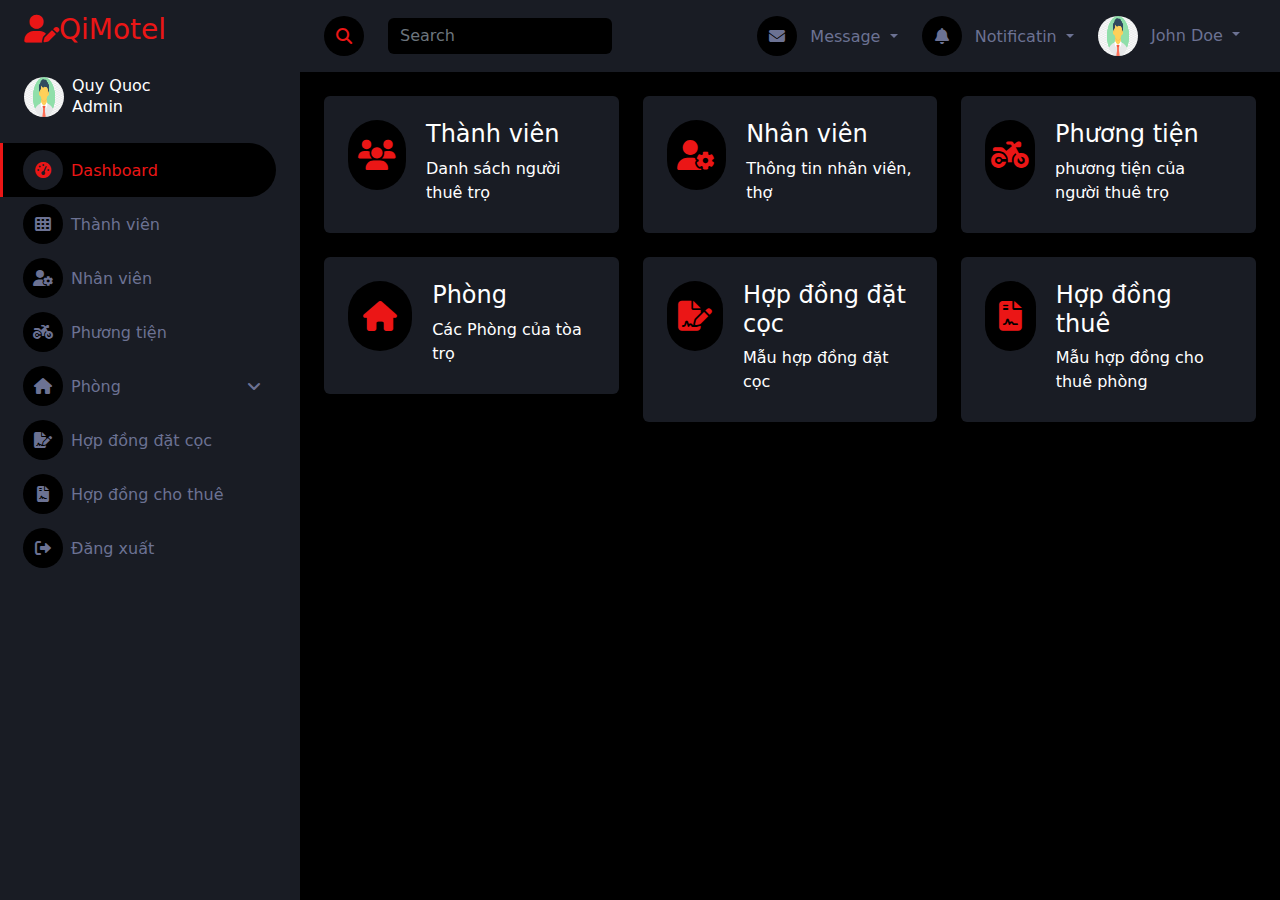
<file: Motel Management/index.html>
<!DOCTYPE html>
<html lang="en">

<head>
    <meta charset="UTF-8">
    <meta http-equiv="X-UA-Compatible" content="IE=edge">
    <meta name="viewport" content="width=device-width, initial-scale=1.0">
    <title>Motel</title>
    <link rel="stylesheet" href="assets/css/bootstrap.css">
    <link rel="stylesheet" href="assets/icon/fontawesome-free-6.2.0-web/css/all.css">

    <link rel="stylesheet" href="assets/css/common.css">
    <link rel="stylesheet" href="assets/css/index.css">
</head>

<body>

    <div class="container-fluid position-relative d-flex p-0">

        <!-- Sidebar Start -->
        <div class="sidebar pe-4 pb-3">
            <nav class="navbar navbar-dark">
                <a href="index.html" class="navbar-brand ms-4 mb-3 text-primary-cus" style="font-size: 32px;">
                    <h3><i class="fa-solid fa-user-pen"></i>QiMotel</h3>
                </a>
                <div class="d-flex align-items-center ms-4 mb-4">
                    <div class="position-relative">
                        <img class="rounded-circle" src="assets/images/1.png" alt="" style="width: 40px; height: 40px;">
                    </div>
                    <div class="ms-2 text-white">
                        <h6 class="mb-0">Quy Quoc</h6>
                        <span>Admin</span>
                    </div>
                </div>
                <div class="navbar-nav w-100">
                    <a href="index.html" class="nav-item nav-link active "><i
                            class="fa fa-tachometer-alt me-2"></i>Dashboard</a>
                    <a href="member.html" class="nav-item nav-link"><i class="fa fa-th me-2"></i>Thành viên</a>
                    <a href="staff.html" class="nav-item nav-link"><i class="fa-solid fa-user-gear me-2"></i>Nhân
                        viên</a>
                    <a href="vehical.html" class="nav-item nav-link"><i class="fa-solid fa-motorcycle me-2"></i>Phương
                        tiện</a>
                    <div class="nav-item dropdown">
                        <a href="room.html" class="nav-link dropdown-toggle" data-bs-toggle="dropdown"><i class="fa-solid fa-house me-2"></i></i>Phòng</a>
                        <div class="dropdown-menu bg-transparent border-0">
                            <a href="room.html" class="dropdown-item">Quản lí</a>
                            <a href="floor.html" class="dropdown-item">Tầng 1</a>
                            <a href="room.html" class="dropdown-item">Tầng 2</a>
                            <a href="room.html" class="dropdown-item">Tầng 3</a>
                            <a href="room.html" class="dropdown-item">Tầng 4</a>
                        </div>
                    </div>
                    <a href="deposit-contract.html" class="nav-item nav-link"><i
                            class="fa-solid fa-file-signature me-2"></i>Hợp đồng đặt cọc</a>
                    <a href="leases-contract.html" class="nav-item nav-link"><i
                            class="fa-solid fa-file-contract me-2"></i>Hợp đồng cho thuê</a>
                    <a href="" class="nav-item nav-link"><i class="fa-solid fa-right-from-bracket me-2"></i>Đăng
                        xuất</a>

                </div>
            </nav>
        </div>
        <!-- Sidebar End -->
        <div class="content">
            <!-- Navbar Start -->
            <nav class="navbar navbar-expand bg-secondary-cus navbar-dark sticky-top px-4 py-2">
                <a href="index.html" class="navbar-brand d-flex d-lg-none me-4">
                    <h2 class="text-primary mb-0"><i class="fa fa-user-edit"></i></h2>
                </a>
                <a class="sidebar-toggler flex-shrink-0" style="text-decoration: none;">
                    <i class="fa fa-search text-primary-cus"></i>
                </a>
                <form class="d-none d-md-flex ms-4">
                    <input class="form-control bg-dark-cus border-0 text-white" type="search" placeholder="Search">
                </form>
                <div class="navbar-nav align-items-center ms-auto">
                    <div class="nav-item dropdown">
                        <a href="#" class="nav-link dropdown-toggle me-2 text-light-cus" data-bs-toggle="dropdown">
                            <i class="fa fa-envelope me-lg-2"></i>
                            <span class="d-none d-lg-inline-flex">Message</span>
                        </a>
                        <div
                            class="dropdown-menu dropdown-menu-end bg-secondary-cus border-0 rounded-0 rounded-bottom m-0">
                            <a href="#" class="dropdown-item">
                                <div class="d-flex align-items-center">
                                    <img class="rounded-circle" src="assets/images/1.png" alt=""
                                        style="width: 40px; height: 40px;">
                                    <div class="ms-2">
                                        <h6 class="fw-normal mb-0">Jhon send you a message</h6>
                                        <small>15 minutes ago</small>
                                    </div>
                                </div>
                            </a>
                            <hr class="dropdown-divider">
                            <a href="#" class="dropdown-item">
                                <div class="d-flex align-items-center">
                                    <img class="rounded-circle" src="assets/images/1.png" alt=""
                                        style="width: 40px; height: 40px;">
                                    <div class="ms-2">
                                        <h6 class="fw-normal mb-0">Jhon send you a message</h6>
                                        <small>15 minutes ago</small>
                                    </div>
                                </div>
                            </a>
                            <hr class="dropdown-divider">
                            <a href="#" class="dropdown-item">
                                <div class="d-flex align-items-center">
                                    <img class="rounded-circle" src="assets/images/1.png" alt=""
                                        style="width: 40px; height: 40px;">
                                    <div class="ms-2">
                                        <h6 class="fw-normal mb-0">Jhon send you a message</h6>
                                        <small>15 minutes ago</small>
                                    </div>
                                </div>
                            </a>
                            <hr class="dropdown-divider">
                            <a href="#" class="dropdown-item text-center">See all message</a>
                        </div>
                    </div>
                    <div class="nav-item dropdown">
                        <a href="#" class="nav-link dropdown-toggle me-2 text-light-cus" data-bs-toggle="dropdown">
                            <i class="fa fa-bell me-lg-2"></i>
                            <span class="d-none d-lg-inline-flex">Notificatin</span>
                        </a>
                        <div
                            class="dropdown-menu dropdown-menu-end bg-secondary-cus border-0 rounded-0 rounded-bottom m-0">
                            <a href="#" class="dropdown-item">
                                <h6 class="fw-normal mb-0">Profile updated</h6>
                                <small>15 minutes ago</small>
                            </a>
                            <hr class="dropdown-divider">
                            <a href="#" class="dropdown-item">
                                <h6 class="fw-normal mb-0">New user added</h6>
                                <small>15 minutes ago</small>
                            </a>
                            <hr class="dropdown-divider">
                            <a href="#" class="dropdown-item">
                                <h6 class="fw-normal mb-0">Password changed</h6>
                                <small>15 minutes ago</small>
                            </a>
                            <hr class="dropdown-divider">
                            <a href="#" class="dropdown-item text-center">See all notifications</a>
                        </div>
                    </div>
                    <div class="nav-item dropdown me-2">
                        <a href="#" class="nav-link dropdown-toggle text-light-cus" data-bs-toggle="dropdown">
                            <img class="rounded-circle me-lg-2" src="assets/images/1.png" alt=""
                                style="width: 40px; height: 40px;">
                            <span class="d-none d-lg-inline-flex">John Doe</span>
                        </a>
                        <div
                            class="dropdown-menu dropdown-menu-end bg-secondary-cus border-0 rounded-0 rounded-bottom m-0">
                            <a href="#" class="dropdown-item">My Profile</a>
                            <a href="#" class="dropdown-item">Settings</a>
                            <a href="#" class="dropdown-item">Log Out</a>
                        </div>
                    </div>
                </div>
            </nav>
            <!-- Navbar End -->
            <div class="container-fluid pt-4 px-4">
                <div class="row">
                    <div class="col-4 mb-4">
                        <a href="member.html">
                            <div class="bg-secondary-cus rounded p-4 card-feature">
                                <div class="card-feature-content">
                                    <i class="fa-solid fa-users text-primary-cus"></i>
                                    <div class="card-feature-title">
                                        <h4 class="text-white">Thành viên</h4>
                                        <p class="text-white">Danh sách người thuê trọ</p>
                                    </div>
                                </div>
                            </div>
                        </a>
                    </div>
                    <div class="col-4 mb-4">
                        <a href="staff.html">
                            <div class="bg-secondary-cus rounded p-4 card-feature">
                                <div class="card-feature-content">
                                    <i class="fa-solid fa-user-gear text-primary-cus"></i>
                                    <div class="card-feature-title">
                                        <h4 class="text-white">Nhân viên</h4>
                                        <p class="text-white">Thông tin nhân viên, thợ</p>
                                    </div>
                                </div>
                            </div>
                        </a>
                    </div>
                    <div class="col-4 mb-4">
                        <a href="vehical.html">
                            <div class="bg-secondary-cus rounded p-4 card-feature">
                                <div class="card-feature-content">
                                    <i class="fa-solid fa-motorcycle text-primary-cus"></i>
                                    <div class="card-feature-title">
                                        <h4 class="text-white">Phương tiện</h4>
                                        <p class="text-white">phương tiện của người thuê trọ</p>
                                    </div>
                                </div>
                            </div>
                        </a>
                    </div>
                    <div class="col-4 mb-4">
                        <a href="room.html">
                            <div class="bg-secondary-cus rounded p-4 card-feature">
                                <div class="card-feature-content">
                                    <i class="fa-solid fa-house text-primary-cus"></i>
                                    <div class="card-feature-title">
                                        <h4 class="text-white">Phòng</h4>
                                        <p class="text-white">Các Phòng của tòa trọ</p>
                                    </div>
                                </div>
                            </div>
                        </a>
                    </div>
                    <div class="col-4 mb-4">
                        <a href="">
                            <div class="bg-secondary-cus rounded p-4 card-feature">
                                <div class="card-feature-content">
                                    <i class="fa-solid fa-file-signature text-primary-cus"></i>
                                    <div class="card-feature-title">
                                        <h4 class="text-white">Hợp đồng đặt cọc</h4>
                                        <p class="text-white">Mẫu hợp đồng đặt cọc</p>
                                    </div>
                                </div>
                            </div>
                        </a>
                    </div>
                    <div class="col-4 mb-4">
                        <a href="">
                            <div class="bg-secondary-cus rounded p-4 card-feature">
                                <div class="card-feature-content">
                                    <i class="fa-solid fa-file-contract text-primary-cus"></i>
                                    <div class="card-feature-title">
                                        <h4 class="text-white">Hợp đồng thuê</h4>
                                        <p class="text-white">Mẫu hợp đồng cho thuê phòng</p>
                                    </div>
                                </div>
                            </div>
                        </a>
                    </div>
                </div>
            </div>
        </div>
    </div>

</body>
<script src="assets/js/bootstrap.bundle.js"></script>

</html>
</file>
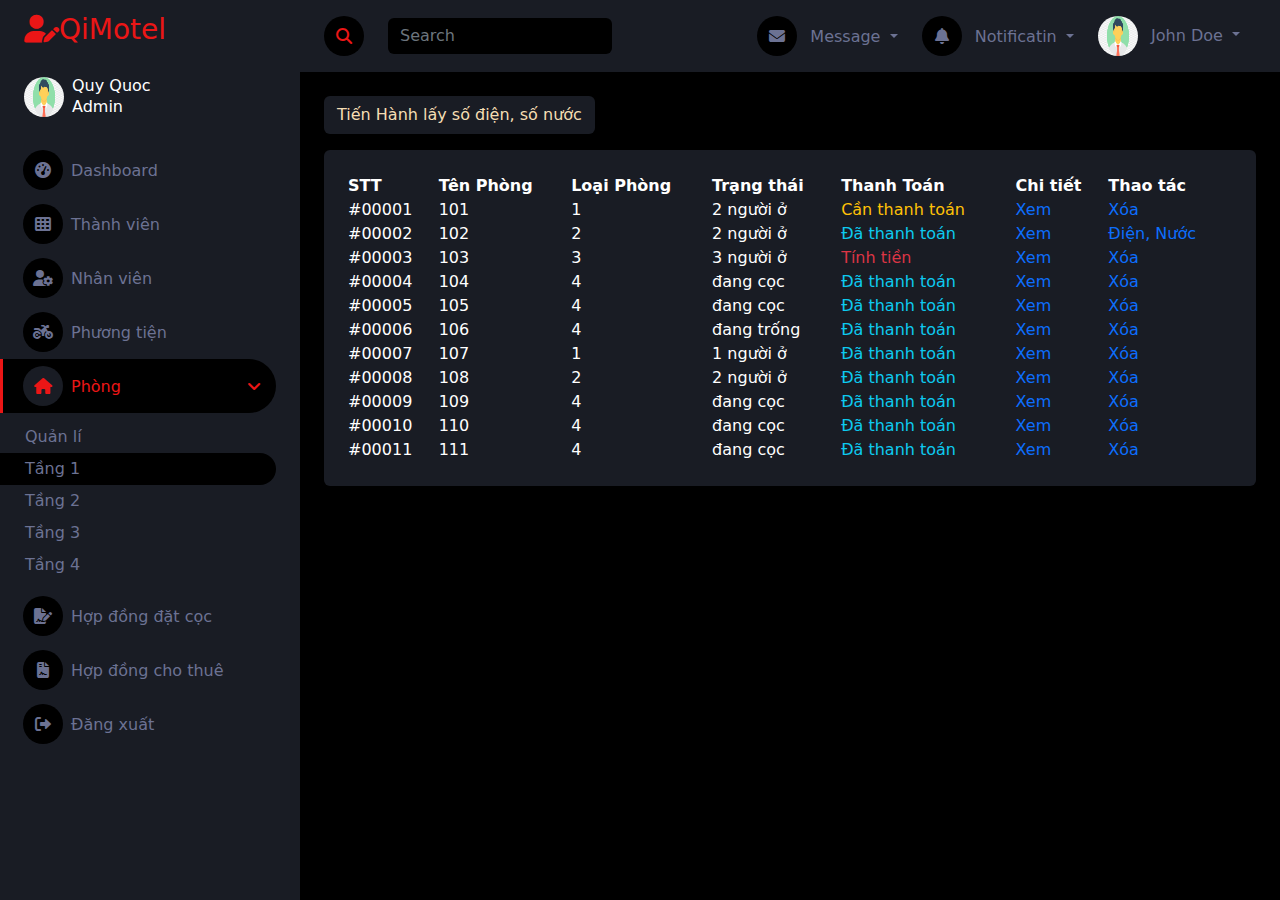
<file: Motel Management/floor.html>
<!DOCTYPE html>
<html lang="en">

<head>
    <meta charset="UTF-8">
    <meta http-equiv="X-UA-Compatible" content="IE=edge">
    <meta name="viewport" content="width=device-width, initial-scale=1.0">
    <title>Motel</title>
    <link rel="stylesheet" type="text/css" href="assets/css/bootstrap.css">
    <link rel="stylesheet" type="text/css" href="assets/icon/fontawesome-free-6.2.0-web/css/all.css">
    <link rel="stylesheet" href="https://cdn.datatables.net/1.13.1/css/jquery.dataTables.min.css">

    <link rel="stylesheet" type="text/css" href="assets/css/common.css">
    <link rel="stylesheet" type="text/css" href="assets/css/floor.css">
</head>

<body>

    <div class="container-fluid position-relative d-flex p-0">
        <!-- Sidebar Start -->
        <div class="sidebar pe-4 pb-3">
            <nav class="navbar navbar-dark">
                <a href="index.html" class="navbar-brand ms-4 mb-3 text-primary-cus" style="font-size: 32px;">
                    <h3><i class="fa-solid fa-user-pen"></i>QiMotel</h3>
                </a>
                <div class="d-flex align-items-center ms-4 mb-4">
                    <div class="position-relative">
                        <img class="rounded-circle" src="assets/images/1.png" alt="" style="width: 40px; height: 40px;">
                    </div>
                    <div class="ms-2 text-white">
                        <h6 class="mb-0">Quy Quoc</h6>
                        <span>Admin</span>
                    </div>
                </div>
                <div class="navbar-nav w-100">
                    <a href="index.html" class="nav-item nav-link"><i
                            class="fa fa-tachometer-alt me-2"></i>Dashboard</a>
                    <a href="member.html" class="nav-item nav-link"><i class="fa fa-th me-2"></i>Thành viên</a>
                    <a href="staff.html" class="nav-item nav-link"><i class="fa-solid fa-user-gear me-2"></i>Nhân
                        viên</a>
                    <a href="vehical.html" class="nav-item nav-link"><i class="fa-solid fa-motorcycle me-2"></i>Phương
                        tiện</a>
                    <div class="nav-item dropdown">
                        <a href="room.html" class="nav-link dropdown-toggle active" data-bs-toggle="dropdown"><i
                                class="fa-solid fa-house me-2"></i></i>Phòng</a>
                        <div class="dropdown-menu bg-transparent border-0 active show">
                            <a href="room.html" class="dropdown-item">Quản lí</a>
                            <a href="floor.html" class="dropdown-item active">Tầng 1</a>
                            <a href="room.html" class="dropdown-item">Tầng 2</a>
                            <a href="room.html" class="dropdown-item">Tầng 3</a>
                            <a href="room.html" class="dropdown-item">Tầng 4</a>
                        </div>
                    </div>
                    <a href="deposit-contract.html" class="nav-item nav-link"><i
                            class="fa-solid fa-file-signature me-2"></i>Hợp đồng đặt cọc</a>
                    <a href="leases-contract.html" class="nav-item nav-link"><i
                            class="fa-solid fa-file-contract me-2"></i>Hợp đồng cho thuê</a>
                    <a href="" class="nav-item nav-link"><i class="fa-solid fa-right-from-bracket me-2"></i>Đăng
                        xuất</a>

                </div>
            </nav>
        </div>
        <!-- Sidebar End -->
        <div class="content">
            <!-- Navbar Start -->
            <nav class="navbar navbar-expand bg-secondary-cus navbar-dark sticky-top px-4 py-2">
                <a href="index.html" class="navbar-brand d-flex d-lg-none me-4">
                    <h2 class="text-primary mb-0"><i class="fa fa-user-edit"></i></h2>
                </a>
                <a class="sidebar-toggler flex-shrink-0" style="text-decoration: none;">
                    <i class="fa fa-search text-primary-cus"></i>
                </a>
                <form class="d-none d-md-flex ms-4">
                    <input class="form-control bg-dark-cus border-0 text-white" type="search" placeholder="Search">
                </form>
                <div class="navbar-nav align-items-center ms-auto">
                    <div class="nav-item dropdown">
                        <a href="#" class="nav-link dropdown-toggle me-2 text-light-cus" data-bs-toggle="dropdown">
                            <i class="fa fa-envelope me-lg-2"></i>
                            <span class="d-none d-lg-inline-flex">Message</span>
                        </a>
                        <div
                            class="dropdown-menu dropdown-menu-end bg-secondary-cus border-0 rounded-0 rounded-bottom m-0">
                            <a href="#" class="dropdown-item">
                                <div class="d-flex align-items-center">
                                    <img class="rounded-circle" src="assets/images/1.png" alt=""
                                        style="width: 40px; height: 40px;">
                                    <div class="ms-2">
                                        <h6 class="fw-normal mb-0">Jhon send you a message</h6>
                                        <small>15 minutes ago</small>
                                    </div>
                                </div>
                            </a>
                            <hr class="dropdown-divider">
                            <a href="#" class="dropdown-item">
                                <div class="d-flex align-items-center">
                                    <img class="rounded-circle" src="assets/images/1.png" alt=""
                                        style="width: 40px; height: 40px;">
                                    <div class="ms-2">
                                        <h6 class="fw-normal mb-0">Jhon send you a message</h6>
                                        <small>15 minutes ago</small>
                                    </div>
                                </div>
                            </a>
                            <hr class="dropdown-divider">
                            <a href="#" class="dropdown-item">
                                <div class="d-flex align-items-center">
                                    <img class="rounded-circle" src="assets/images/1.png" alt=""
                                        style="width: 40px; height: 40px;">
                                    <div class="ms-2">
                                        <h6 class="fw-normal mb-0">Jhon send you a message</h6>
                                        <small>15 minutes ago</small>
                                    </div>
                                </div>
                            </a>
                            <hr class="dropdown-divider">
                            <a href="#" class="dropdown-item text-center">See all message</a>
                        </div>
                    </div>
                    <div class="nav-item dropdown">
                        <a href="#" class="nav-link dropdown-toggle me-2 text-light-cus" data-bs-toggle="dropdown">
                            <i class="fa fa-bell me-lg-2"></i>
                            <span class="d-none d-lg-inline-flex">Notificatin</span>
                        </a>
                        <div
                            class="dropdown-menu dropdown-menu-end bg-secondary-cus border-0 rounded-0 rounded-bottom m-0">
                            <a href="#" class="dropdown-item">
                                <h6 class="fw-normal mb-0">Profile updated</h6>
                                <small>15 minutes ago</small>
                            </a>
                            <hr class="dropdown-divider">
                            <a href="#" class="dropdown-item">
                                <h6 class="fw-normal mb-0">New user added</h6>
                                <small>15 minutes ago</small>
                            </a>
                            <hr class="dropdown-divider">
                            <a href="#" class="dropdown-item">
                                <h6 class="fw-normal mb-0">Password changed</h6>
                                <small>15 minutes ago</small>
                            </a>
                            <hr class="dropdown-divider">
                            <a href="#" class="dropdown-item text-center">See all notifications</a>
                        </div>
                    </div>
                    <div class="nav-item dropdown me-2">
                        <a href="#" class="nav-link dropdown-toggle text-light-cus" data-bs-toggle="dropdown">
                            <img class="rounded-circle me-lg-2" src="assets/images/1.png" alt=""
                                style="width: 40px; height: 40px;">
                            <span class="d-none d-lg-inline-flex">John Doe</span>
                        </a>
                        <div
                            class="dropdown-menu dropdown-menu-end bg-secondary-cus border-0 rounded-0 rounded-bottom m-0">
                            <a href="#" class="dropdown-item">My Profile</a>
                            <a href="#" class="dropdown-item">Settings</a>
                            <a href="#" class="dropdown-item">Log Out</a>
                        </div>
                    </div>
                </div>
            </nav>
            <!-- Navbar End -->
            <div class="container-fluid pt-4 px-4">
                <button class="btn btn-dark-cus mb-3">
                    Tiến Hành lấy số điện, số nước
                </button>
                <div class="bg-secondary-cus rounded p-4">
                    <table id="example" class="display" style="width:100%">
                        <thead>
                            <tr>
                                <th>STT</th>
                                <th>Tên Phòng</th>
                                <th>Loại Phòng</th>
                                <th>Trạng thái</th>
                                <th>Thanh Toán</th>
                                <th>Chi tiết</th>
                                <th>Thao tác</th>
                            </tr>
                        </thead>
                        <tbody>
                            <tr>
                                <td>#00001</td>
                                <td>101</td>
                                <td>1</td>
                                <td>2 người ở</td>
                                <td><a class="text-warning" href="javascript:void(0)" data-bs-toggle="modal" data-bs-target="#confirm-modal">Cần thanh toán</a></td>
                                <td><a href="room-member.html">Xem</a></td>
                                <td><a href="#">Xóa</a></td>
                            </tr>
                            <tr>
                                <td>#00002</td>
                                <td>102</td>
                                <td>2</td>
                                <td>2 người ở</td>
                                <td class="text-info">Đã thanh toán</td>
                                <td><a href="room-member.html">Xem</a></td>
                                <td><a href="javascript:void(0)" data-bs-toggle="modal" data-bs-target="#we-modal">Điện,
                                        Nước</a></td>
                            </tr>
                            <tr>
                                <td>#00003</td>
                                <td>103</td>
                                <td>3</td>
                                <td>3 người ở</td>
                                <td><a class="text-danger" href="javascript:void(0)" data-bs-toggle="modal" data-bs-target="#payment-modal">Tính tiền</a></td>
                                <td><a href="#">Xem</a></td>
                                <td><a href="#">Xóa</a></td>
                            </tr>
                            <tr>
                                <td>#00004</td>
                                <td>104</td>
                                <td>4</td>
                                <td>đang cọc</td>
                                <td class="text-info">Đã thanh toán</td>
                                <td><a href="#">Xem</a></td>
                                <td><a href="#">Xóa</a></td>
                            </tr>
                            <tr>
                                <td>#00005</td>
                                <td>105</td>
                                <td>4</td>
                                <td>đang cọc</td>
                                <td class="text-info">Đã thanh toán</td>
                                <td><a href="#">Xem</a></td>
                                <td><a href="#">Xóa</a></td>
                            </tr>
                            <tr>
                                <td>#00006</td>
                                <td>106</td>
                                <td>4</td>
                                <td>đang trống</td>
                                <td class="text-info">Đã thanh toán</td>
                                <td><a href="#">Xem</a></td>
                                <td><a href="#">Xóa</a></td>
                            </tr>
                            <tr>
                                <td>#00007</td>
                                <td>107</td>
                                <td>1</td>
                                <td>1 người ở</td>
                                <td class="text-info">Đã thanh toán</td>
                                <td><a href="#">Xem</a></td>
                                <td><a href="#">Xóa</a></td>
                            </tr>
                            <tr>
                                <td>#00008</td>
                                <td>108</td>
                                <td>2</td>
                                <td>2 người ở</td>
                                <td class="text-info">Đã thanh toán</td>
                                <td><a href="#">Xem</a></td>
                                <td><a href="#">Xóa</a></td>
                            </tr>
                            <tr>
                                <td>#00009</td>
                                <td>109</td>
                                <td>4</td>
                                <td>đang cọc</td>
                                <td class="text-info">Đã thanh toán</td>
                                <td><a href="#">Xem</a></td>
                                <td><a href="#">Xóa</a></td>
                            </tr>
                            <tr>
                                <td>#00010</td>
                                <td>110</td>
                                <td>4</td>
                                <td>đang cọc</td>
                                <td class="text-info">Đã thanh toán</td>
                                <td><a href="#">Xem</a></td>
                                <td><a href="#">Xóa</a></td>
                            </tr>
                            <tr>
                                <td>#00011</td>
                                <td>111</td>
                                <td>4</td>
                                <td>đang cọc</td>
                                <td class="text-info">Đã thanh toán</td>
                                <td><a href="#">Xem</a></td>
                                <td><a href="#">Xóa</a></td>
                            </tr>
                        </tbody>
                    </table>
                </div>
            </div>
        </div>
    </div>
    <!-- #region confirm modal-->
        <div class="modal fade" id="confirm-modal" data-bs-backdrop="static" data-bs-keyboard="false" tabindex="-1"
        aria-hidden="true" style="margin-top: 50px;">
        <div class="modal-dialog">
            <div class="modal-content bg-secondary-cus">
                <div class="rounded my-4 mx-3">
                    <div class="d-flex align-items-center justify-content-between mb-3">
                        <div class="">
                            <h4 class="text-primary-cus"><i class="fa fa-user-edit me-2"></i>Phòng 105 (2.500.000đ/tháng)</h4>
                        </div>
                        <button type="button" class="btn-close" data-bs-dismiss="modal" aria-label="Close"></button>
                    </div>
                    <div class="text-white mb-3"><h5>Lần cập nhật ngày: 27-09-2022</h5></div>
                    <div class="row text-white mb-4">
                        <h6 class="col-6">Số Nước: <span class="text-info fw-bold">5</span></h6>
                        <h6 class="col-6">Số Điện: <span class="text-info fw-bold">2</span></h6>
                    </div>
                    <div class="text-white mb-3"><h5>Lần cập nhật ngày: 27-10-2022</h5></div>
                    <div class="row text-white mb-3">
                        <h6 class="col-6">Số Nước: <span class="text-info fw-bold">15</span></h6>
                        <h6 class="col-6">Số Điện: <span class="text-info fw-bold">200</span></h6>
                    </div>
                    <div class="text-white mb-3"><h5>Tiền nước: <span class="text-info fw-bold">300.000đ</span></h5></div>
                    <div class="text-white mb-3"><h5>Tiền điện: <span class="text-info fw-bold">320.000đ</span></h5></div>
                    <div class="text-white mb-3"><h5>2 xe máy, 1 xe đạp: <span class="text-info fw-bold">120.000đ</span></h5></div>
                    <div class="text-white mb-3"><h3>Tổng: <span class="text-info fw-bold">3.120.000đ</span></h3></div>

                    
                    <!-- </div> -->
                    <div class="row">
                        <div class="col-6">
                            <button type="submit" class="btn btn-danger py-3 w-100 mb-4"
                                data-bs-dismiss="modal">Đóng</button>
                        </div>
                        <div class="col-6">
                            <button type="submit" class="btn btn-primary py-3 w-100 mb-4">Thanh toán</button>
                        </div>
                    </div>

                </div>
            </div>
        </div>
    </div>
    <!-- #endregion -->

    <!-- #region Modal lấy số điện nước-->
    <div class="modal fade" id="we-modal" data-bs-backdrop="static" data-bs-keyboard="false" tabindex="-1"
        aria-hidden="true" style="margin-top: 120px;">
        <div class="modal-dialog">
            <div class="modal-content bg-secondary-cus">
                <div class="rounded my-4 mx-3">
                    <div class="d-flex align-items-center justify-content-between mb-3">
                        <a href="index.html" class="">
                            <h4 class="text-primary-cus"><i class="fa fa-user-edit me-2"></i>Phòng 105</h4>
                        </a>
                        <button type="button" class="btn-close" data-bs-dismiss="modal" aria-label="Close"></button>
                    </div>
                    <div class="text-white mb-3"><h3>Lần cập nhật ngày: 27-09-2022</h3></div>
                    <div class="row text-white mb-4">
                        <h5 class="col-6">Số Nước: <span class="text-info fw-bold">5</span></h5>
                        <h5 class="col-6">Số Điện: <span class="text-info fw-bold">2</span></h5>
                    </div>
                    <div class="text-white mb-3"><h3>Lần cập nhật ngày: Today</h3></div>
                    <div class="form-floating mb-3">
                        <input type="text" class="form-control bg-dark text-white" id="input-name-room"
                            placeholder="name@example.com">
                        <label class=" text-white" for="floatingInput">Số nước</label>
                    </div>
                    <div class="form-floating mb-3">
                        <input type="text" class="form-control bg-dark text-white" id="input-name-room"
                            placeholder="name@example.com">
                        <label class=" text-white" for="floatingInput">Số điện</label>
                    </div>
                    <!-- </div> -->
                    <div class="row">
                        <div class="col-6">
                            <button type="submit" class="btn btn-danger py-3 w-100 mb-4"
                                data-bs-dismiss="modal">Đóng</button>
                        </div>
                        <div class="col-6">
                            <button type="submit" class="btn btn-primary py-3 w-100 mb-4">Xác Nhận</button>
                        </div>
                    </div>

                </div>
            </div>
        </div>
    </div>
    <!-- #endregion -->

    <!-- #region Thanh toán -->
    <div class="modal fade" id="payment-modal" data-bs-backdrop="static" data-bs-keyboard="false" tabindex="-1"
        aria-hidden="true" style="margin-top: 50px;">
        <div class="modal-dialog">
            <div class="modal-content bg-secondary-cus">
                <div class="rounded my-4 mx-3">
                    <div class="d-flex align-items-center justify-content-between mb-3">
                        <a href="index.html" class="">
                            <h4 class="text-primary-cus"><i class="fa fa-user-edit me-2"></i>Phòng 105 (2.500.000đ/tháng)</h4>
                        </a>
                        <button type="button" class="btn-close" data-bs-dismiss="modal" aria-label="Close"></button>
                    </div>
                    <div class="text-white mb-3"><h4>Lần cập nhật ngày: 27-09-2022</h4></div>
                    <div class="row text-white mb-4">
                        <h5 class="col-6">Số Nước: <span class="text-info fw-bold">5</span></h5>
                        <h5 class="col-6">Số Điện: <span class="text-info fw-bold">2</span></h5>
                    </div>
                    <div class="text-white mb-3"><h4>Lần cập nhật ngày: 27-10-2022</h4></div>
                    <div class="row text-white mb-4">
                        <h5 class="col-6">Số Nước: <span class="text-info fw-bold">15</span></h5>
                        <h5 class="col-6">Số Điện: <span class="text-info fw-bold">200</span></h5>
                    </div>
                    <div class="form-floating mb-3">
                        <input type="text" class="form-control bg-dark text-white" id="input-name-room"
                            value="300.000đ">
                        <label class=" text-white" for="floatingInput">Tiền nước (30.000đ/m2)</label>
                    </div>
                    <div class="form-floating mb-3">
                        <input type="text" class="form-control bg-dark text-white" id="input-name-room"
                            value="320.000đ">
                        <label class=" text-white" for="floatingInput">Tiền điện (3.000đ/KWh)</label>
                    </div>
                    <div class="form-floating mb-3">
                        <input type="text" class="form-control bg-dark text-white" id="input-name-room"
                            value="120.000đ">
                        <label class=" text-white" for="floatingInput">2 xe máy 1 xe đạp</label>
                    </div>
                    <div class="form-floating mb-3">
                        <input type="text" class="form-control bg-dark text-white" id="input-name-room"
                            value="4.000.000đ">
                        <label class=" text-white" for="floatingInput">Tổng tiền</label>
                    </div>
                    <!-- </div> -->
                    <div class="row">
                        <div class="col-6">
                            <button type="submit" class="btn btn-danger py-3 w-100 mb-4"
                                data-bs-dismiss="modal">Đóng</button>
                        </div>
                        <div class="col-6">
                            <button type="submit" class="btn btn-primary py-3 w-100 mb-4">Xác Nhận</button>
                        </div>
                    </div>

                </div>
            </div>
        </div>
    </div>
    <!-- #endregion -->

</body>
<script src="assets/js/bootstrap.bundle.js"></script>
<script src="https://code.jquery.com/jquery-3.5.1.js"></script>
<script src="https://cdn.datatables.net/1.13.1/js/jquery.dataTables.min.js"></script>
<script>$(document).ready(function () {
        $('#example').DataTable();
    });</script>

</html>
</file>
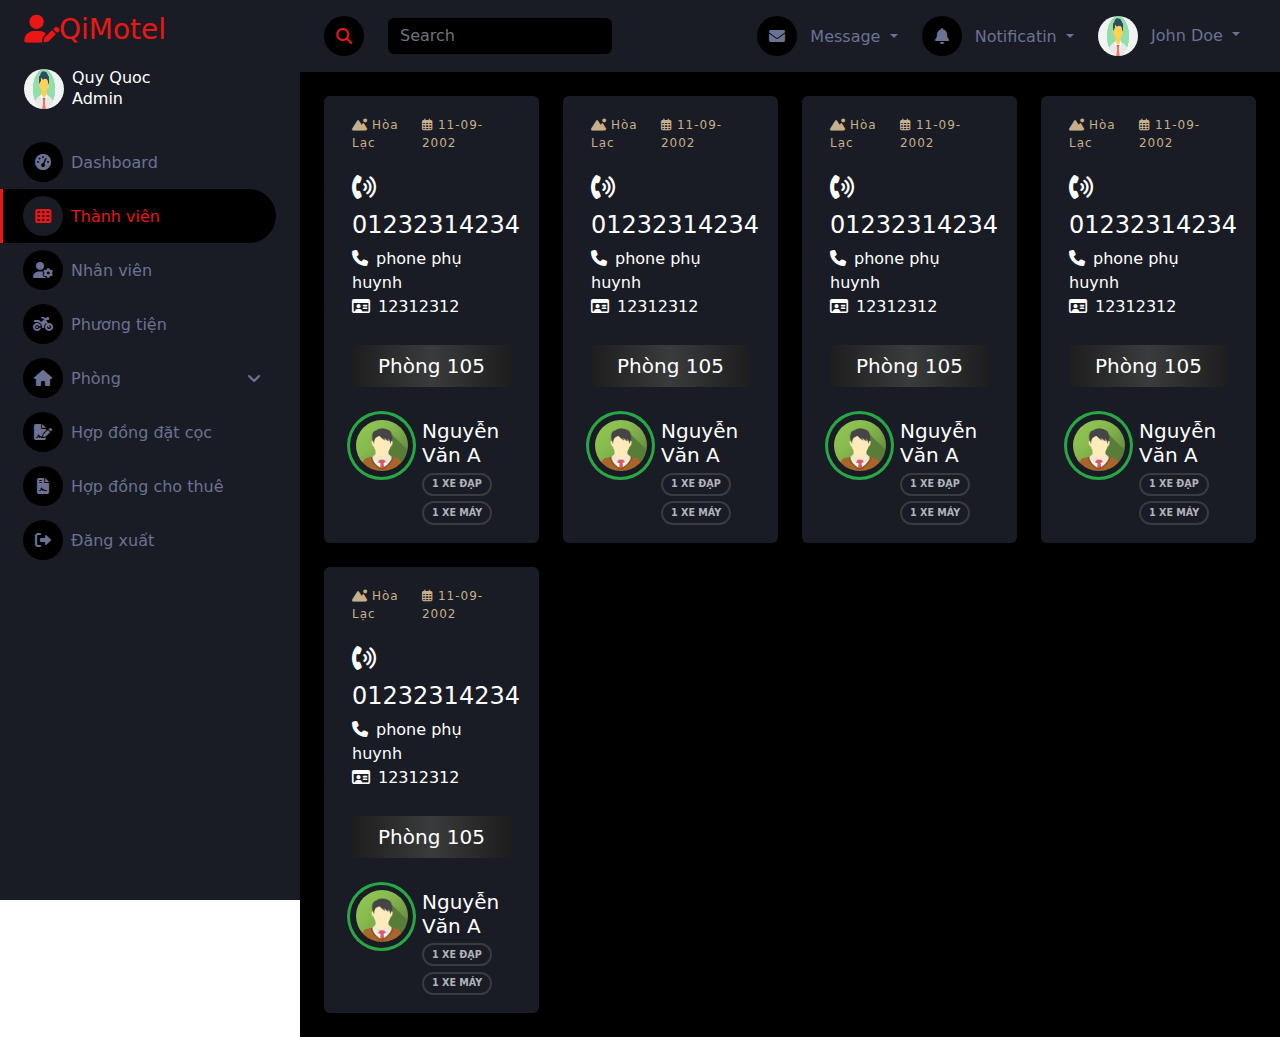
<file: Motel Management/member.html>
<!DOCTYPE html>
<html lang="en">

<head>
    <meta charset="UTF-8">
    <meta http-equiv="X-UA-Compatible" content="IE=edge">
    <meta name="viewport" content="width=device-width, initial-scale=1.0">
    <title>Motel</title>
    <link rel="stylesheet" href="assets/css/bootstrap.css">
    <link rel="stylesheet" href="assets/icon/fontawesome-free-6.2.0-web/css/all.css">

    <link rel="stylesheet" href="assets/css/common.css">
    <link rel="stylesheet" href="assets/css/member.css">
</head>

<body>

    <div class="container-fluid position-relative d-flex p-0">

        <!-- Sidebar Start -->
        <div class="sidebar pe-4 pb-3">
            <nav class="navbar navbar-dark">
                <a href="index.html" class="navbar-brand ms-4 mb-3 text-primary-cus" style="font-size: 32px;">
                    <h3><i class="fa-solid fa-user-pen"></i>QiMotel</h3>
                </a>
                <div class="d-flex align-items-center ms-4 mb-4">
                    <div class="position-relative">
                        <img class="rounded-circle" src="assets/images/1.png" alt="" style="width: 40px; height: 40px;">
                    </div>
                    <div class="ms-2 text-white">
                        <h6 class="mb-0">Quy Quoc</h6>
                        <span>Admin</span>
                    </div>
                </div>
                <div class="navbar-nav w-100">
                    <a href="index.html" class="nav-item nav-link"><i
                            class="fa fa-tachometer-alt me-2"></i>Dashboard</a>
                    <a href="member.html" class="nav-item nav-link active "><i class="fa fa-th me-2"></i>Thành viên</a>
                    <a href="staff.html" class="nav-item nav-link"><i class="fa-solid fa-user-gear me-2"></i>Nhân
                        viên</a>
                    <a href="vehical.html" class="nav-item nav-link"><i class="fa-solid fa-motorcycle me-2"></i>Phương
                        tiện</a>
                    <div class="nav-item dropdown">
                        <a href="room.html" class="nav-link dropdown-toggle" data-bs-toggle="dropdown"><i class="fa-solid fa-house me-2"></i></i>Phòng</a>
                        <div class="dropdown-menu bg-transparent border-0">
                            <a href="room.html" class="dropdown-item">Quản lí</a>
                            <a href="floor.html" class="dropdown-item">Tầng 1</a>
                            <a href="room.html" class="dropdown-item">Tầng 2</a>
                            <a href="room.html" class="dropdown-item">Tầng 3</a>
                            <a href="room.html" class="dropdown-item">Tầng 4</a>
                        </div>
                    </div>
                    <a href="deposit-contract.html" class="nav-item nav-link"><i
                            class="fa-solid fa-file-signature me-2"></i>Hợp đồng đặt cọc</a>
                    <a href="leases-contract.html" class="nav-item nav-link"><i
                            class="fa-solid fa-file-contract me-2"></i>Hợp đồng cho thuê</a>
                    <a href="" class="nav-item nav-link"><i class="fa-solid fa-right-from-bracket me-2"></i>Đăng
                        xuất</a>

                </div>
            </nav>
        </div>
        <!-- Sidebar End -->
        <div class="content">
            <!-- Navbar Start -->
            <nav class="navbar navbar-expand bg-secondary-cus navbar-dark sticky-top px-4 py-2">
                <a href="index.html" class="navbar-brand d-flex d-lg-none me-4">
                    <h2 class="text-primary mb-0"><i class="fa fa-user-edit"></i></h2>
                </a>
                <a class="sidebar-toggler flex-shrink-0" style="text-decoration: none;">
                    <i class="fa fa-search text-primary-cus"></i>
                </a>
                <form class="d-none d-md-flex ms-4">
                    <input class="form-control bg-dark-cus border-0 text-white" type="search" placeholder="Search">
                </form>
                <div class="navbar-nav align-items-center ms-auto">
                    <div class="nav-item dropdown">
                        <a href="#" class="nav-link dropdown-toggle me-2 text-light-cus" data-bs-toggle="dropdown">
                            <i class="fa fa-envelope me-lg-2"></i>
                            <span class="d-none d-lg-inline-flex">Message</span>
                        </a>
                        <div
                            class="dropdown-menu dropdown-menu-end bg-secondary-cus border-0 rounded-0 rounded-bottom m-0">
                            <a href="#" class="dropdown-item">
                                <div class="d-flex align-items-center">
                                    <img class="rounded-circle" src="assets/images/1.png" alt=""
                                        style="width: 40px; height: 40px;">
                                    <div class="ms-2">
                                        <h6 class="fw-normal mb-0">Jhon send you a message</h6>
                                        <small>15 minutes ago</small>
                                    </div>
                                </div>
                            </a>
                            <hr class="dropdown-divider">
                            <a href="#" class="dropdown-item">
                                <div class="d-flex align-items-center">
                                    <img class="rounded-circle" src="assets/images/1.png" alt=""
                                        style="width: 40px; height: 40px;">
                                    <div class="ms-2">
                                        <h6 class="fw-normal mb-0">Jhon send you a message</h6>
                                        <small>15 minutes ago</small>
                                    </div>
                                </div>
                            </a>
                            <hr class="dropdown-divider">
                            <a href="#" class="dropdown-item">
                                <div class="d-flex align-items-center">
                                    <img class="rounded-circle" src="assets/images/1.png" alt=""
                                        style="width: 40px; height: 40px;">
                                    <div class="ms-2">
                                        <h6 class="fw-normal mb-0">Jhon send you a message</h6>
                                        <small>15 minutes ago</small>
                                    </div>
                                </div>
                            </a>
                            <hr class="dropdown-divider">
                            <a href="#" class="dropdown-item text-center">See all message</a>
                        </div>
                    </div>
                    <div class="nav-item dropdown">
                        <a href="#" class="nav-link dropdown-toggle me-2 text-light-cus" data-bs-toggle="dropdown">
                            <i class="fa fa-bell me-lg-2"></i>
                            <span class="d-none d-lg-inline-flex">Notificatin</span>
                        </a>
                        <div
                            class="dropdown-menu dropdown-menu-end bg-secondary-cus border-0 rounded-0 rounded-bottom m-0">
                            <a href="#" class="dropdown-item">
                                <h6 class="fw-normal mb-0">Profile updated</h6>
                                <small>15 minutes ago</small>
                            </a>
                            <hr class="dropdown-divider">
                            <a href="#" class="dropdown-item">
                                <h6 class="fw-normal mb-0">New user added</h6>
                                <small>15 minutes ago</small>
                            </a>
                            <hr class="dropdown-divider">
                            <a href="#" class="dropdown-item">
                                <h6 class="fw-normal mb-0">Password changed</h6>
                                <small>15 minutes ago</small>
                            </a>
                            <hr class="dropdown-divider">
                            <a href="#" class="dropdown-item text-center">See all notifications</a>
                        </div>
                    </div>
                    <div class="nav-item dropdown me-2">
                        <a href="#" class="nav-link dropdown-toggle text-light-cus" data-bs-toggle="dropdown">
                            <img class="rounded-circle me-lg-2" src="assets/images/1.png" alt=""
                                style="width: 40px; height: 40px;">
                            <span class="d-none d-lg-inline-flex">John Doe</span>
                        </a>
                        <div
                            class="dropdown-menu dropdown-menu-end bg-secondary-cus border-0 rounded-0 rounded-bottom m-0">
                            <a href="#" class="dropdown-item">My Profile</a>
                            <a href="#" class="dropdown-item">Settings</a>
                            <a href="#" class="dropdown-item">Log Out</a>
                        </div>
                    </div>
                </div>
            </nav>
            <!-- Navbar End -->
            <div id="member" class="container-fluid pt-4 px-4">
                <div class="row">
                    <div class="col-3 mb-4">
                        <div class="bg-secondary-cus rounded p-2 card-staff">
                            <div class="card-staff-header">
                                <div>
                                    <i class="fa-solid fa-mountain-sun me-1"></i><span>Hòa Lạc</span>
                                </div>
                                <div>
                                    <i class="fa-regular fa-calendar-days me-1"></i><span>11-09-2002</span>
                                </div>
                            </div>
                            <div class="card-staff-body">
                                <div class="contact text-white">
                                    <div class="phone">
                                        <i class="fa-solid fa-phone-volume me-2 mb-2"></i>01232314234</span>
                                    </div>
                                    <div>
                                        <i class="fa-solid fa-phone me-2"></i>phone phụ huynh</span>
                                    </div>
                                    <div>
                                        <i class="fa-regular fa-id-card me-2"></i><span>12312312</span>
                                    </div>
                                </div>
                                <div class="room">
                                    Phòng 105
                                </div>
                                <div class="user mt-4">
                                    <div class="media d-flex">
                                        <a class="circle">
                                            <img class="avatar" src="assets/images/avatar.png" alt="">
                                        </a>
                                        <div class="media-body pt-2">
                                            <h5 >Nguyễn Văn A</h5>
                                            <div class="tags">
                                                <div class="tag">1 xe đạp</div>
                                                <div class="tag">1 xe máy</div>
                                            </div>
                                        </div>
                                    </div>
                                </div>
                                <!-- <div class="action mt-2">
                                    <div class="row">
                                        <div class="col-6">
                                            <button class="btn btn-primary w-100">Lưu</button>
                                        </div>
                                        <div class="col-6">
                                            <button class="btn btn-danger w-100">Xóa</button>
                                        </div>
                                    </div>
                                </div> -->
                            </div>
                        </div>
                    </div>
                    <div class="col-3 mb-4">
                        <div class="bg-secondary-cus rounded p-2 card-staff">
                            <div class="card-staff-header">
                                <div>
                                    <i class="fa-solid fa-mountain-sun me-1"></i><span>Hòa Lạc</span>
                                </div>
                                <div>
                                    <i class="fa-regular fa-calendar-days me-1"></i><span>11-09-2002</span>
                                </div>
                            </div>
                            <div class="card-staff-body">
                                <div class="contact text-white">
                                    <div class="phone">
                                        <i class="fa-solid fa-phone-volume me-2 mb-2"></i>01232314234</span>
                                    </div>
                                    <div>
                                        <i class="fa-solid fa-phone me-2"></i>phone phụ huynh</span>
                                    </div>
                                    <div>
                                        <i class="fa-regular fa-id-card me-2"></i><span>12312312</span>
                                    </div>
                                </div>
                                <div class="room">
                                    Phòng 105
                                </div>
                                <div class="user mt-4">
                                    <div class="media d-flex">
                                        <a class="circle">
                                            <img class="avatar" src="assets/images/avatar.png" alt="">
                                        </a>
                                        <div class="media-body pt-2">
                                            <h5>Nguyễn Văn A</h5>
                                            <div class="tags">
                                                <div class="tag">1 xe đạp</div>
                                                <div class="tag">1 xe máy</div>
                                            </div>
                                        </div>
                                    </div>
                                </div>
                            </div>
                        </div>
                    </div>
                    <div class="col-3 mb-4">
                        <div class="bg-secondary-cus rounded p-2 card-staff">
                            <div class="card-staff-header">
                                <div>
                                    <i class="fa-solid fa-mountain-sun me-1"></i><span>Hòa Lạc</span>
                                </div>
                                <div>
                                    <i class="fa-regular fa-calendar-days me-1"></i><span>11-09-2002</span>
                                </div>
                            </div>
                            <div class="card-staff-body">
                                <div class="contact text-white">
                                    <div class="phone">
                                        <i class="fa-solid fa-phone-volume me-2 mb-2"></i>01232314234</span>
                                    </div>
                                    <div>
                                        <i class="fa-solid fa-phone me-2"></i>phone phụ huynh</span>
                                    </div>
                                    <div>
                                        <i class="fa-regular fa-id-card me-2"></i><span>12312312</span>
                                    </div>
                                </div>
                                <div class="room">
                                    Phòng 105
                                </div>
                                <div class="user mt-4">
                                    <div class="media d-flex">
                                        <a class="circle">
                                            <img class="avatar" src="assets/images/avatar.png" alt="">
                                        </a>
                                        <div class="media-body pt-2">
                                            <h5>Nguyễn Văn A</h5>
                                            <div class="tags">
                                                <div class="tag">1 xe đạp</div>
                                                <div class="tag">1 xe máy</div>
                                            </div>
                                        </div>
                                    </div>
                                </div>
                            </div>
                        </div>
                    </div>
                    <div class="col-3 mb-4">
                        <div class="bg-secondary-cus rounded p-2 card-staff">
                            <div class="card-staff-header">
                                <div>
                                    <i class="fa-solid fa-mountain-sun me-1"></i><span>Hòa Lạc</span>
                                </div>
                                <div>
                                    <i class="fa-regular fa-calendar-days me-1"></i><span>11-09-2002</span>
                                </div>
                            </div>
                            <div class="card-staff-body">
                                <div class="contact text-white">
                                    <div class="phone">
                                        <i class="fa-solid fa-phone-volume me-2 mb-2"></i>01232314234</span>
                                    </div>
                                    <div>
                                        <i class="fa-solid fa-phone me-2"></i>phone phụ huynh</span>
                                    </div>
                                    <div>
                                        <i class="fa-regular fa-id-card me-2"></i><span>12312312</span>
                                    </div>
                                </div>
                                <div class="room">
                                    Phòng 105
                                </div>
                                <div class="user mt-4">
                                    <div class="media d-flex">
                                        <a class="circle">
                                            <img class="avatar" src="assets/images/avatar.png" alt="">
                                        </a>
                                        <div class="media-body pt-2">
                                            <h5>Nguyễn Văn A</h5>
                                            <div class="tags">
                                                <div class="tag">1 xe đạp</div>
                                                <div class="tag">1 xe máy</div>
                                            </div>
                                        </div>
                                    </div>
                                </div>
                            </div>
                        </div>
                    </div>
                    <div class="col-3 mb-4">
                        <div class="bg-secondary-cus rounded p-2 card-staff">
                            <div class="card-staff-header">
                                <div>
                                    <i class="fa-solid fa-mountain-sun me-1"></i><span>Hòa Lạc</span>
                                </div>
                                <div>
                                    <i class="fa-regular fa-calendar-days me-1"></i><span>11-09-2002</span>
                                </div>
                            </div>
                            <div class="card-staff-body">
                                <div class="contact text-white">
                                    <div class="phone">
                                        <i class="fa-solid fa-phone-volume me-2 mb-2"></i>01232314234</span>
                                    </div>
                                    <div>
                                        <i class="fa-solid fa-phone me-2"></i>phone phụ huynh</span>
                                    </div>
                                    <div>
                                        <i class="fa-regular fa-id-card me-2"></i><span>12312312</span>
                                    </div>
                                </div>
                                <div class="room">
                                    Phòng 105
                                </div>
                                <div class="user mt-4">
                                    <div class="media d-flex">
                                        <a class="circle">
                                            <img class="avatar" src="assets/images/avatar.png" alt="">
                                        </a>
                                        <div class="media-body pt-2">
                                            <h5>Nguyễn Văn A</h5>
                                            <div class="tags">
                                                <div class="tag">1 xe đạp</div>
                                                <div class="tag">1 xe máy</div>
                                            </div>
                                        </div>
                                    </div>
                                </div>
                            </div>
                        </div>
                    </div>
                </div>
            </div>
        </div>
    </div>

</body>
<script src="assets/js/bootstrap.bundle.js"></script>

</html>
</file>
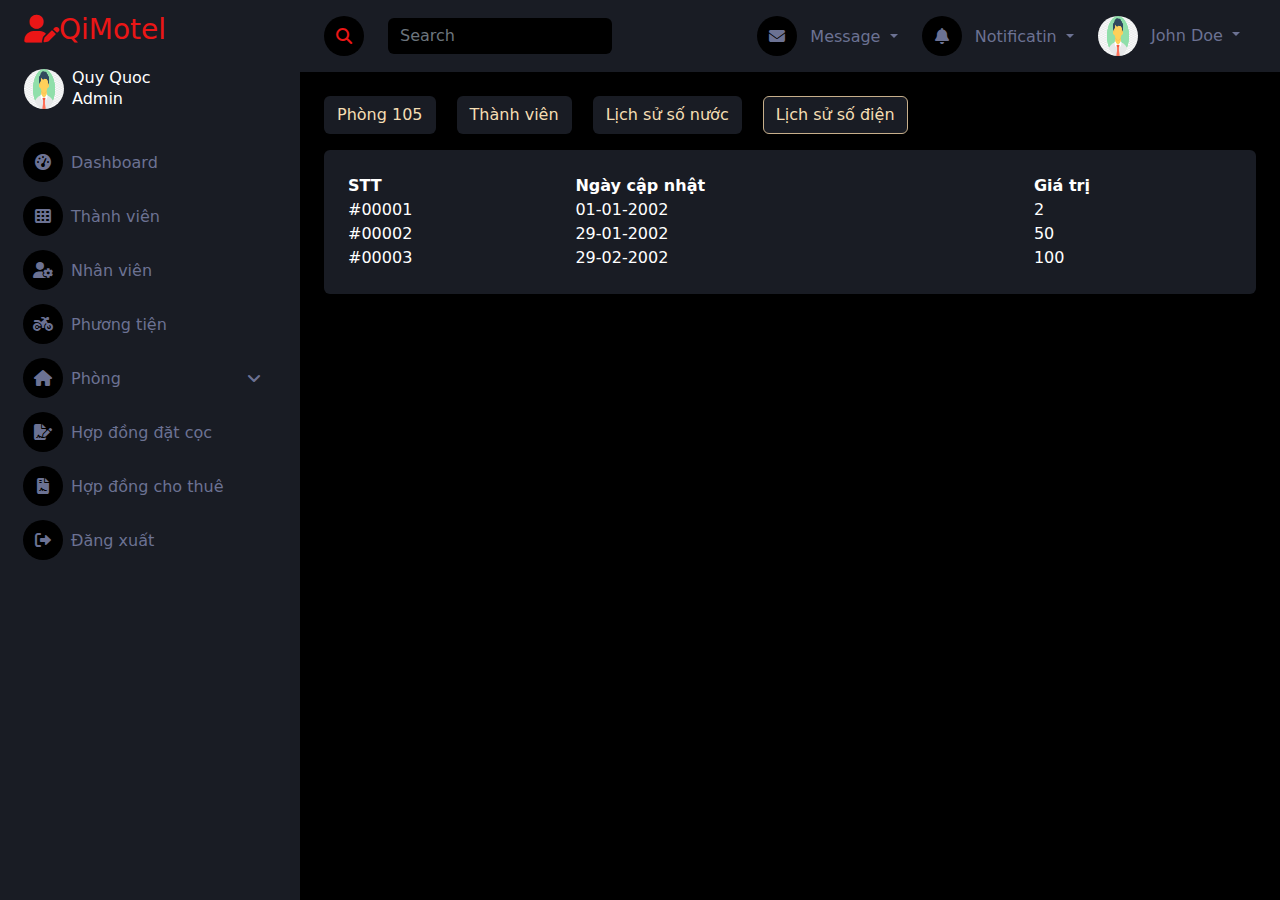
<file: Motel Management/room-elec-index.html>
<!DOCTYPE html>
<html lang="en">

<head>
    <meta charset="UTF-8">
    <meta http-equiv="X-UA-Compatible" content="IE=edge">
    <meta name="viewport" content="width=device-width, initial-scale=1.0">
    <title>Motel</title>
    <link rel="stylesheet" type="text/css" href="assets/css/bootstrap.css">
    <link rel="stylesheet" type="text/css" href="assets/icon/fontawesome-free-6.2.0-web/css/all.css">
    <link rel="stylesheet" href="https://cdn.datatables.net/1.13.1/css/jquery.dataTables.min.css">

    <link rel="stylesheet" type="text/css" href="assets/css/common.css">
    <link rel="stylesheet" type="text/css" href="assets/css/room-detail.css">
</head>

<body>

    <div class="container-fluid position-relative d-flex p-0">
        <!-- Sidebar Start -->
        <div class="sidebar pe-4 pb-3">
            <nav class="navbar navbar-dark">
                <a href="index.html" class="navbar-brand ms-4 mb-3 text-primary-cus" style="font-size: 32px;">
                    <h3><i class="fa-solid fa-user-pen"></i>QiMotel</h3>
                </a>
                <div class="d-flex align-items-center ms-4 mb-4">
                    <div class="position-relative">
                        <img class="rounded-circle" src="assets/images/1.png" alt="" style="width: 40px; height: 40px;">
                    </div>
                    <div class="ms-2 text-white">
                        <h6 class="mb-0">Quy Quoc</h6>
                        <span>Admin</span>
                    </div>
                </div>
                <div class="navbar-nav w-100">
                    <a href="index.html" class="nav-item nav-link"><i
                            class="fa fa-tachometer-alt me-2"></i>Dashboard</a>
                    <a href="member.html" class="nav-item nav-link"><i class="fa fa-th me-2"></i>Thành viên</a>
                    <a href="staff.html" class="nav-item nav-link"><i class="fa-solid fa-user-gear me-2"></i>Nhân
                        viên</a>
                    <a href="vehical.html" class="nav-item nav-link"><i class="fa-solid fa-motorcycle me-2"></i>Phương
                        tiện</a>
                    <div class="nav-item dropdown">
                        <a href="room.html" class="nav-link dropdown-toggle " data-bs-toggle="dropdown"><i
                                class="fa-solid fa-house me-2"></i></i>Phòng</a>
                        <div class="dropdown-menu bg-transparent border-0 ">
                            <a href="room.html" class="dropdown-item">Quản lí</a>
                            <a href="floor.html" class="dropdown-item active">Tầng 1</a>
                            <a href="room.html" class="dropdown-item">Tầng 2</a>
                            <a href="room.html" class="dropdown-item">Tầng 3</a>
                            <a href="room.html" class="dropdown-item">Tầng 4</a>
                        </div>
                    </div>
                    <a href="deposit-contract.html" class="nav-item nav-link"><i
                            class="fa-solid fa-file-signature me-2"></i>Hợp đồng đặt cọc</a>
                    <a href="leases-contract.html" class="nav-item nav-link"><i
                            class="fa-solid fa-file-contract me-2"></i>Hợp đồng cho thuê</a>
                    <a href="" class="nav-item nav-link"><i class="fa-solid fa-right-from-bracket me-2"></i>Đăng
                        xuất</a>

                </div>
            </nav>
        </div>
        <!-- Sidebar End -->
        <div class="content">
            <!-- Navbar Start -->
            <nav class="navbar navbar-expand bg-secondary-cus navbar-dark sticky-top px-4 py-2">
                <a href="index.html" class="navbar-brand d-flex d-lg-none me-4">
                    <h2 class="text-primary mb-0"><i class="fa fa-user-edit"></i></h2>
                </a>
                <a class="sidebar-toggler flex-shrink-0" style="text-decoration: none;">
                    <i class="fa fa-search text-primary-cus"></i>
                </a>
                <form class="d-none d-md-flex ms-4">
                    <input class="form-control bg-dark-cus border-0 text-white" type="search" placeholder="Search">
                </form>
                <div class="navbar-nav align-items-center ms-auto">
                    <div class="nav-item dropdown">
                        <a href="#" class="nav-link dropdown-toggle me-2 text-light-cus" data-bs-toggle="dropdown">
                            <i class="fa fa-envelope me-lg-2"></i>
                            <span class="d-none d-lg-inline-flex">Message</span>
                        </a>
                        <div
                            class="dropdown-menu dropdown-menu-end bg-secondary-cus border-0 rounded-0 rounded-bottom m-0">
                            <a href="#" class="dropdown-item">
                                <div class="d-flex align-items-center">
                                    <img class="rounded-circle" src="assets/images/1.png" alt=""
                                        style="width: 40px; height: 40px;">
                                    <div class="ms-2">
                                        <h6 class="fw-normal mb-0">Jhon send you a message</h6>
                                        <small>15 minutes ago</small>
                                    </div>
                                </div>
                            </a>
                            <hr class="dropdown-divider">
                            <a href="#" class="dropdown-item">
                                <div class="d-flex align-items-center">
                                    <img class="rounded-circle" src="assets/images/1.png" alt=""
                                        style="width: 40px; height: 40px;">
                                    <div class="ms-2">
                                        <h6 class="fw-normal mb-0">Jhon send you a message</h6>
                                        <small>15 minutes ago</small>
                                    </div>
                                </div>
                            </a>
                            <hr class="dropdown-divider">
                            <a href="#" class="dropdown-item">
                                <div class="d-flex align-items-center">
                                    <img class="rounded-circle" src="assets/images/1.png" alt=""
                                        style="width: 40px; height: 40px;">
                                    <div class="ms-2">
                                        <h6 class="fw-normal mb-0">Jhon send you a message</h6>
                                        <small>15 minutes ago</small>
                                    </div>
                                </div>
                            </a>
                            <hr class="dropdown-divider">
                            <a href="#" class="dropdown-item text-center">See all message</a>
                        </div>
                    </div>
                    <div class="nav-item dropdown">
                        <a href="#" class="nav-link dropdown-toggle me-2 text-light-cus" data-bs-toggle="dropdown">
                            <i class="fa fa-bell me-lg-2"></i>
                            <span class="d-none d-lg-inline-flex">Notificatin</span>
                        </a>
                        <div
                            class="dropdown-menu dropdown-menu-end bg-secondary-cus border-0 rounded-0 rounded-bottom m-0">
                            <a href="#" class="dropdown-item">
                                <h6 class="fw-normal mb-0">Profile updated</h6>
                                <small>15 minutes ago</small>
                            </a>
                            <hr class="dropdown-divider">
                            <a href="#" class="dropdown-item">
                                <h6 class="fw-normal mb-0">New user added</h6>
                                <small>15 minutes ago</small>
                            </a>
                            <hr class="dropdown-divider">
                            <a href="#" class="dropdown-item">
                                <h6 class="fw-normal mb-0">Password changed</h6>
                                <small>15 minutes ago</small>
                            </a>
                            <hr class="dropdown-divider">
                            <a href="#" class="dropdown-item text-center">See all notifications</a>
                        </div>
                    </div>
                    <div class="nav-item dropdown me-2">
                        <a href="#" class="nav-link dropdown-toggle text-light-cus" data-bs-toggle="dropdown">
                            <img class="rounded-circle me-lg-2" src="assets/images/1.png" alt=""
                                style="width: 40px; height: 40px;">
                            <span class="d-none d-lg-inline-flex">John Doe</span>
                        </a>
                        <div
                            class="dropdown-menu dropdown-menu-end bg-secondary-cus border-0 rounded-0 rounded-bottom m-0">
                            <a href="#" class="dropdown-item">My Profile</a>
                            <a href="#" class="dropdown-item">Settings</a>
                            <a href="#" class="dropdown-item">Log Out</a>
                        </div>
                    </div>
                </div>
            </nav>
            <!-- Navbar End -->
            <div class="container-fluid pt-4 px-4">
                <div class="btn btn-dark-cus mb-3">Phòng 105</div>
                <a href="room-member.html" class="btn btn-dark-cus mb-3 ms-3">Thành viên</a>
                <a href="room-water-index.html" class="btn btn-dark-cus mb-3 ms-3">Lịch sử số nước</a>
                <a href="room-elec-index.html" class="btn btn-dark-cus mb-3 ms-3 select">Lịch sử số điện</a>

                <div class="bg-secondary-cus rounded p-4">
                    <table id="example" class="display" style="width:100%">
                        <thead>
                            <tr>
                                <th>STT</th>
                                <th>Ngày cập nhật</th>
                                <th>Giá trị</th>
                            </tr>
                        </thead>
                        <tbody>
                            <tr>
                                <td>#00001</td>
                                <td>01-01-2002</td>
                                <td>2</td>
                            </tr>
                            <tr>
                                <td>#00002</td>
                                <td>29-01-2002</td>
                                <td>50</td>
                            </tr>
                            <tr>
                                <td>#00003</td>
                                <td>29-02-2002</td>
                                <td>100</td>
                            </tr>
                        </tbody>
                    </table>
                </div>
            </div>
        </div>
    </div>
</body>
<script src="assets/js/bootstrap.bundle.js"></script>
<script src="assets/js/bootstrap.bundle.js"></script>
<script src="https://code.jquery.com/jquery-3.5.1.js"></script>
<script src="https://cdn.datatables.net/1.13.1/js/jquery.dataTables.min.js"></script>
<script>$(document).ready(function () {
        $('#example').DataTable();
    });</script>

</html>
</file>
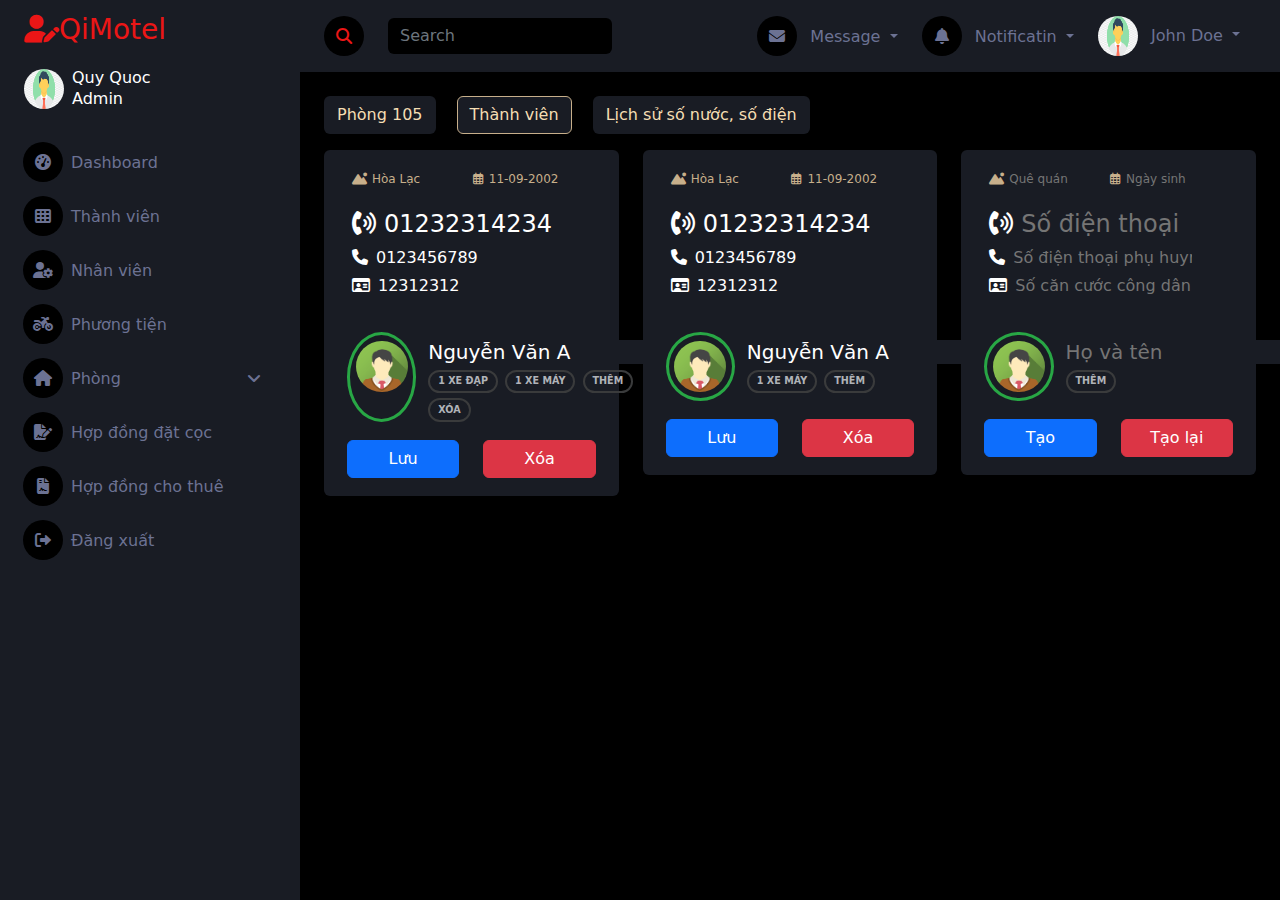
<file: Motel Management/room-member.html>
<!DOCTYPE html>
<html lang="en">

<head>
    <meta charset="UTF-8">
    <meta http-equiv="X-UA-Compatible" content="IE=edge">
    <meta name="viewport" content="width=device-width, initial-scale=1.0">
    <title>Motel</title>
    <link rel="stylesheet" type="text/css" href="assets/css/bootstrap.css">
    <link rel="stylesheet" type="text/css" href="assets/icon/fontawesome-free-6.2.0-web/css/all.css">
    <link rel="stylesheet" href="https://cdn.datatables.net/1.13.1/css/jquery.dataTables.min.css">

    <link rel="stylesheet" type="text/css" href="assets/css/common.css">
    <link rel="stylesheet" type="text/css" href="assets/css/room-detail.css">
</head>

<body>

    <div class="container-fluid position-relative d-flex p-0">
        <!-- Sidebar Start -->
        <div class="sidebar pe-4 pb-3">
            <nav class="navbar navbar-dark">
                <a href="index.html" class="navbar-brand ms-4 mb-3 text-primary-cus" style="font-size: 32px;">
                    <h3><i class="fa-solid fa-user-pen"></i>QiMotel</h3>
                </a>
                <div class="d-flex align-items-center ms-4 mb-4">
                    <div class="position-relative">
                        <img class="rounded-circle" src="assets/images/1.png" alt="" style="width: 40px; height: 40px;">
                    </div>
                    <div class="ms-2 text-white">
                        <h6 class="mb-0">Quy Quoc</h6>
                        <span>Admin</span>
                    </div>
                </div>
                <div class="navbar-nav w-100">
                    <a href="index.html" class="nav-item nav-link"><i
                            class="fa fa-tachometer-alt me-2"></i>Dashboard</a>
                    <a href="member.html" class="nav-item nav-link"><i class="fa fa-th me-2"></i>Thành viên</a>
                    <a href="staff.html" class="nav-item nav-link"><i class="fa-solid fa-user-gear me-2"></i>Nhân
                        viên</a>
                    <a href="vehical.html" class="nav-item nav-link"><i class="fa-solid fa-motorcycle me-2"></i>Phương
                        tiện</a>
                    <div class="nav-item dropdown">
                        <a href="room.html" class="nav-link dropdown-toggle " data-bs-toggle="dropdown"><i
                                class="fa-solid fa-house me-2"></i></i>Phòng</a>
                        <div class="dropdown-menu bg-transparent border-0 ">
                            <a href="room.html" class="dropdown-item">Quản lí</a>
                            <a href="floor.html" class="dropdown-item active">Tầng 1</a>
                            <a href="room.html" class="dropdown-item">Tầng 2</a>
                            <a href="room.html" class="dropdown-item">Tầng 3</a>
                            <a href="room.html" class="dropdown-item">Tầng 4</a>
                        </div>
                    </div>
                    <a href="deposit-contract.html" class="nav-item nav-link"><i
                            class="fa-solid fa-file-signature me-2"></i>Hợp đồng đặt cọc</a>
                    <a href="leases-contract.html" class="nav-item nav-link"><i
                            class="fa-solid fa-file-contract me-2"></i>Hợp đồng cho thuê</a>
                    <a href="" class="nav-item nav-link"><i class="fa-solid fa-right-from-bracket me-2"></i>Đăng
                        xuất</a>

                </div>
            </nav>
        </div>
        <!-- Sidebar End -->
        <div class="content">
            <!-- Navbar Start -->
            <nav class="navbar navbar-expand bg-secondary-cus navbar-dark sticky-top px-4 py-2">
                <a href="index.html" class="navbar-brand d-flex d-lg-none me-4">
                    <h2 class="text-primary mb-0"><i class="fa fa-user-edit"></i></h2>
                </a>
                <a class="sidebar-toggler flex-shrink-0" style="text-decoration: none;">
                    <i class="fa fa-search text-primary-cus"></i>
                </a>
                <form class="d-none d-md-flex ms-4">
                    <input class="form-control bg-dark-cus border-0 text-white" type="search" placeholder="Search">
                </form>
                <div class="navbar-nav align-items-center ms-auto">
                    <div class="nav-item dropdown">
                        <a href="#" class="nav-link dropdown-toggle me-2 text-light-cus" data-bs-toggle="dropdown">
                            <i class="fa fa-envelope me-lg-2"></i>
                            <span class="d-none d-lg-inline-flex">Message</span>
                        </a>
                        <div
                            class="dropdown-menu dropdown-menu-end bg-secondary-cus border-0 rounded-0 rounded-bottom m-0">
                            <a href="#" class="dropdown-item">
                                <div class="d-flex align-items-center">
                                    <img class="rounded-circle" src="assets/images/1.png" alt=""
                                        style="width: 40px; height: 40px;">
                                    <div class="ms-2">
                                        <h6 class="fw-normal mb-0">Jhon send you a message</h6>
                                        <small>15 minutes ago</small>
                                    </div>
                                </div>
                            </a>
                            <hr class="dropdown-divider">
                            <a href="#" class="dropdown-item">
                                <div class="d-flex align-items-center">
                                    <img class="rounded-circle" src="assets/images/1.png" alt=""
                                        style="width: 40px; height: 40px;">
                                    <div class="ms-2">
                                        <h6 class="fw-normal mb-0">Jhon send you a message</h6>
                                        <small>15 minutes ago</small>
                                    </div>
                                </div>
                            </a>
                            <hr class="dropdown-divider">
                            <a href="#" class="dropdown-item">
                                <div class="d-flex align-items-center">
                                    <img class="rounded-circle" src="assets/images/1.png" alt=""
                                        style="width: 40px; height: 40px;">
                                    <div class="ms-2">
                                        <h6 class="fw-normal mb-0">Jhon send you a message</h6>
                                        <small>15 minutes ago</small>
                                    </div>
                                </div>
                            </a>
                            <hr class="dropdown-divider">
                            <a href="#" class="dropdown-item text-center">See all message</a>
                        </div>
                    </div>
                    <div class="nav-item dropdown">
                        <a href="#" class="nav-link dropdown-toggle me-2 text-light-cus" data-bs-toggle="dropdown">
                            <i class="fa fa-bell me-lg-2"></i>
                            <span class="d-none d-lg-inline-flex">Notificatin</span>
                        </a>
                        <div
                            class="dropdown-menu dropdown-menu-end bg-secondary-cus border-0 rounded-0 rounded-bottom m-0">
                            <a href="#" class="dropdown-item">
                                <h6 class="fw-normal mb-0">Profile updated</h6>
                                <small>15 minutes ago</small>
                            </a>
                            <hr class="dropdown-divider">
                            <a href="#" class="dropdown-item">
                                <h6 class="fw-normal mb-0">New user added</h6>
                                <small>15 minutes ago</small>
                            </a>
                            <hr class="dropdown-divider">
                            <a href="#" class="dropdown-item">
                                <h6 class="fw-normal mb-0">Password changed</h6>
                                <small>15 minutes ago</small>
                            </a>
                            <hr class="dropdown-divider">
                            <a href="#" class="dropdown-item text-center">See all notifications</a>
                        </div>
                    </div>
                    <div class="nav-item dropdown me-2">
                        <a href="#" class="nav-link dropdown-toggle text-light-cus" data-bs-toggle="dropdown">
                            <img class="rounded-circle me-lg-2" src="assets/images/1.png" alt=""
                                style="width: 40px; height: 40px;">
                            <span class="d-none d-lg-inline-flex">John Doe</span>
                        </a>
                        <div
                            class="dropdown-menu dropdown-menu-end bg-secondary-cus border-0 rounded-0 rounded-bottom m-0">
                            <a href="#" class="dropdown-item">My Profile</a>
                            <a href="#" class="dropdown-item">Settings</a>
                            <a href="#" class="dropdown-item">Log Out</a>
                        </div>
                    </div>
                </div>
            </nav>
            <!-- Navbar End -->
            <div class="container-fluid pt-4 px-4">
                <div class="btn btn-dark-cus mb-3">Phòng 105</div>
                <a href="room-member.html" class="btn btn-dark-cus mb-3 ms-3 select">
                    Thành viên
                </a>
                <a href="room-water-index.html" class="btn btn-dark-cus mb-3 ms-3">
                    Lịch sử số nước, số điện
                </a>
                <!-- <a href="room-elec-index.html" class="btn btn-dark-cus mb-3 ms-3">
                    Lịch sử số điện
                </a> -->
                <div id="cards" class="row">
                    <div class="col-4 mb-4">
                        <div class="bg-secondary-cus rounded p-2 card-staff">
                            <div class="card-staff-header">
                                <div>
                                    <i class="fa-solid fa-mountain-sun me-1"></i><span><input
                                            class="border-0 bg-secondary-cus" type="text" value="Hòa Lạc"></span>
                                </div>
                                <div>
                                    <i class="fa-regular fa-calendar-days me-1"></i><span><input
                                            class="border-0 bg-secondary-cus" type="text" value="11-09-2002"></span>
                                </div>
                            </div>
                            <div class="card-staff-body">
                                <div class="contact text-white">
                                    <div class="phone">
                                        <i class="fa-solid fa-phone-volume me-2"></i><span><input
                                                class="border-0 bg-secondary-cus text-white w-75" type="text"
                                                value="01232314234"></span>
                                    </div>
                                    <div class="mt-1">
                                        <i class="fa-solid fa-phone me-2"></i><input
                                            class="border-0 bg-secondary-cus text-white w-75" type="text"
                                            value="0123456789"></span>
                                    </div>
                                    <div class="mt-1">
                                        <i class="fa-regular fa-id-card me-2"></i><span><input
                                                class="border-0 bg-secondary-cus text-white" type="text"
                                                value="12312312"></span>
                                    </div>
                                </div>
                                <div class="user mt-4">
                                    <div class="media d-flex">
                                        <a class="circle">
                                            <img class="avatar" src="assets/images/avatar.png" alt="">
                                        </a>
                                        <div class="media-body pt-2">
                                            <h5><input class="border-0 bg-secondary-cus text-white" type="text"
                                                    value="Nguyễn Văn A"></h5>
                                            <div class="tags">
                                                <div class="tag">1 xe đạp</div>
                                                <div class="tag">1 xe máy</div>
                                                <a class="tag" href="javascript:void(0)" data-bs-toggle="modal"
                                                    data-bs-target="#add-vehical">Thêm</a>
                                                <a class="tag" href="javascript:void(0)" data-bs-toggle="modal"
                                                    data-bs-target="#delete-vehical">Xóa</a>
                                            </div>
                                        </div>
                                    </div>
                                </div>
                                <div class="action mt-2">
                                    <div class="row">
                                        <div class="col-6">
                                            <button class="btn btn-primary w-100">Lưu</button>
                                        </div>
                                        <div class="col-6">
                                            <button class="btn btn-danger w-100">Xóa</button>
                                        </div>
                                    </div>
                                </div>
                            </div>
                        </div>
                    </div>
                    <div class="col-4 mb-4">
                        <div class="bg-secondary-cus rounded p-2 card-staff">
                            <div class="card-staff-header">
                                <div>
                                    <i class="fa-solid fa-mountain-sun me-1"></i><span><input
                                            class="border-0 bg-secondary-cus" type="text" value="Hòa Lạc"></span>
                                </div>
                                <div>
                                    <i class="fa-regular fa-calendar-days me-1"></i><span><input
                                            class="border-0 bg-secondary-cus" type="text" value="11-09-2002"></span>
                                </div>
                            </div>
                            <div class="card-staff-body">
                                <div class="contact text-white">
                                    <div class="phone">
                                        <i class="fa-solid fa-phone-volume me-2"></i><span><input
                                                class="border-0 bg-secondary-cus text-white w-75" type="text"
                                                value="01232314234"></span>
                                    </div>
                                    <div class="mt-1">
                                        <i class="fa-solid fa-phone me-2"></i><input
                                            class="border-0 bg-secondary-cus text-white w-75" type="text"
                                            value="0123456789"></span>
                                    </div>
                                    <div class="mt-1">
                                        <i class="fa-regular fa-id-card me-2"></i><span><input
                                                class="border-0 bg-secondary-cus text-white" type="text"
                                                value="12312312"></span>
                                    </div>
                                </div>
                                <div class="user mt-4">
                                    <div class="media d-flex">
                                        <a class="circle">
                                            <img class="avatar" src="assets/images/avatar.png" alt="">
                                        </a>
                                        <div class="media-body pt-2">
                                            <h5><input class="border-0 bg-secondary-cus text-white" type="text"
                                                    value="Nguyễn Văn A"></h5>
                                            <div class="tags">
                                                <!-- <div class="tag">1 xe đạp</div> -->
                                                <div class="tag">1 xe máy</div>
                                                <div class="tag">thêm</div>
                                            </div>
                                        </div>
                                    </div>
                                </div>
                                <div class="action mt-2">
                                    <div class="row">
                                        <div class="col-6">
                                            <button class="btn btn-primary w-100">Lưu</button>
                                        </div>
                                        <div class="col-6">
                                            <button class="btn btn-danger w-100">Xóa</button>
                                        </div>
                                    </div>
                                </div>
                            </div>
                        </div>
                    </div>
                    <div class="col-4 mb-4">
                        <div class="bg-secondary-cus rounded p-2 card-staff">
                            <div class="card-staff-header">
                                <div>
                                    <i class="fa-solid fa-mountain-sun me-1"></i><span><input
                                            class="border-0 bg-secondary-cus" type="text" placeholder="Quê quán"></span>
                                </div>
                                <div>
                                    <i class="fa-regular fa-calendar-days me-1"></i><span><input
                                            class="border-0 bg-secondary-cus" type="text"
                                            placeholder="Ngày sinh"></span>
                                </div>
                            </div>
                            <div class="card-staff-body">
                                <div class="contact text-white">
                                    <div class="phone">
                                        <i class="fa-solid fa-phone-volume me-2"></i><span><input
                                                class="border-0 bg-secondary-cus text-white w-75" type="text"
                                                placeholder="Số điện thoại"></span>
                                    </div>
                                    <div class="mt-1">
                                        <i class="fa-solid fa-phone me-2"></i><input
                                            class="border-0 bg-secondary-cus text-white w-75" type="text"
                                            placeholder="Số điện thoại phụ huynh"></span>
                                    </div>
                                    <div class="mt-1">
                                        <i class="fa-regular fa-id-card me-2"></i><span><input
                                                class="border-0 bg-secondary-cus text-white" type="text"
                                                placeholder="Số căn cước công dân"></span>
                                    </div>
                                </div>
                                <div class="user mt-4">
                                    <div class="media d-flex">
                                        <a class="circle">
                                            <img class="avatar" src="assets/images/avatar.png" alt="">
                                        </a>
                                        <div class="media-body pt-2">
                                            <h5><input class="border-0 bg-secondary-cus text-white" type="text"
                                                    placeholder="Họ và tên"></h5>
                                            <div class="tags">
                                                <!-- <div class="tag">1 xe đạp</div>
                                                <div class="tag">1 xe máy</div> -->
                                                <div class="tag">thêm</div>
                                            </div>
                                        </div>
                                    </div>
                                </div>
                                <div class="action mt-2">
                                    <div class="row">
                                        <div class="col-6">
                                            <button class="btn btn-primary w-100">Tạo</button>
                                        </div>
                                        <div class="col-6">
                                            <a href="" class="btn btn-danger w-100">Tạo lại</a>
                                        </div>
                                    </div>
                                </div>
                            </div>
                        </div>
                    </div>
                </div>
            </div>
        </div>
    </div>

    <!----------------------------------MODAL--------------------------------->
    <!----------------------------------ADD VEHICAL MODAL--------------------------------->
    <div class="modal fade" id="add-vehical" data-bs-backdrop="static" data-bs-keyboard="false" tabindex="-1"
        aria-hidden="true" style="margin-top: 120px;">
        <div class="modal-dialog">
            <div class="modal-content bg-secondary-cus">
                <div class="rounded my-4 mx-3">
                    <div class="d-flex align-items-center justify-content-between mb-3">
                        <h3 class="text-primary-cus"><i class="fa fa-user-edit me-2"></i>Thêm Phương Tiện</h3>
                        <button type="button" class="btn-close" data-bs-dismiss="modal" aria-label="Close"></button>
                    </div>
                
                    <select class="form-control bg-dark w-100 text-white fs-5 mb-3">
                        <option value="">Xe máy</option>
                        <option value="">Xe đạp</option>
                    </select>

                    <div class="form-floating mb-3">
                        <input type="text" class="form-control bg-dark" id="input-name-room">
                        <label for="floatingInput">Hãng xe (mô tả)</label>
                    </div>

                    <div class="form-floating mb-3">
                        <input type="text" class="form-control bg-dark" id="input-name-room">
                        <label for="floatingInput">Biển số xe</label>
                    </div>
                    <div class="form-floating mb-3">
                        <input type="text" class="form-control bg-dark" id="input-name-room">
                        <label for="floatingInput">Ảnh</label>
                    </div>


                    <div class="row">
                        <div class="col-6">
                            <button type="submit" class="btn btn-danger py-3 w-100 mb-4"
                                data-bs-dismiss="modal">Đóng</button>
                        </div>
                        <div class="col-6">
                            <button type="submit" class="btn btn-primary py-3 w-100 mb-4">Lưu</button>
                        </div>
                    </div>
                </div>
            </div>
        </div>
    </div>
    <!----------------------------------DELETE VEHICAL MODAL--------------------------------->
    <div class="modal fade" id="delete-vehical" data-bs-backdrop="static" data-bs-keyboard="false" tabindex="-1"
        aria-hidden="true" style="margin-top: 120px;">
        <div class="modal-dialog modal-lg">
            <div class="modal-content bg-secondary-cus">
                <div class="rounded my-4 mx-3">
                    <div class="d-flex align-items-center justify-content-between mb-3">
                        <h3 class="text-primary-cus"><i class="fa fa-user-edit me-2"></i>Xóa Phương Tiện</h3>
                        <button type="button" class="btn-close" data-bs-dismiss="modal" aria-label="Close"></button>
                    </div>
                
                    <table class="table text-white table-hover">
                        <thead>
                            <tr>
                                <th>STT</th>
                                <th>Loại Xe</th>
                                <th>Mô tả</th>
                                <th>Biển Số</th>
                                <th>Ảnh</th>
                                <th></th>
                            </tr>
                            <tr>
                                <td>#001</td>
                                <td>Xe máy</td>
                                <td>Honda Airblade đen</td>
                                <td>B23-12342</td>
                                <td><a href="javascript:void(0)">Xem</a></td>
                                <td><a href="javascript:void(0)">Xóa</a></td>
                            </tr>
                            <tr>
                                <td>#002</td>
                                <td>Xe đạp</td>
                                <td>Xe đạp địa hình Gear</td>
                                <td>---</td>
                                <td><a href="javascript:void(0)">Xem</a></td>
                                <td><a href="javascript:void(0)">Xóa</a></td>
                            </tr>
                        </thead>
                    </table>

                    <div class="row">
                        <div class="col-6">
                            <button type="submit" class="btn btn-danger py-3 w-100 mb-4"
                                data-bs-dismiss="modal">Đóng</button>
                        </div>
                        <div class="col-6">
                            <button type="submit" class="btn btn-primary py-3 w-100 mb-4">Lưu</button>
                        </div>
                    </div>
                </div>
            </div>
        </div>
    </div>
    
</body>
<script src="assets/js/bootstrap.bundle.js"></script>
</html>
</file>
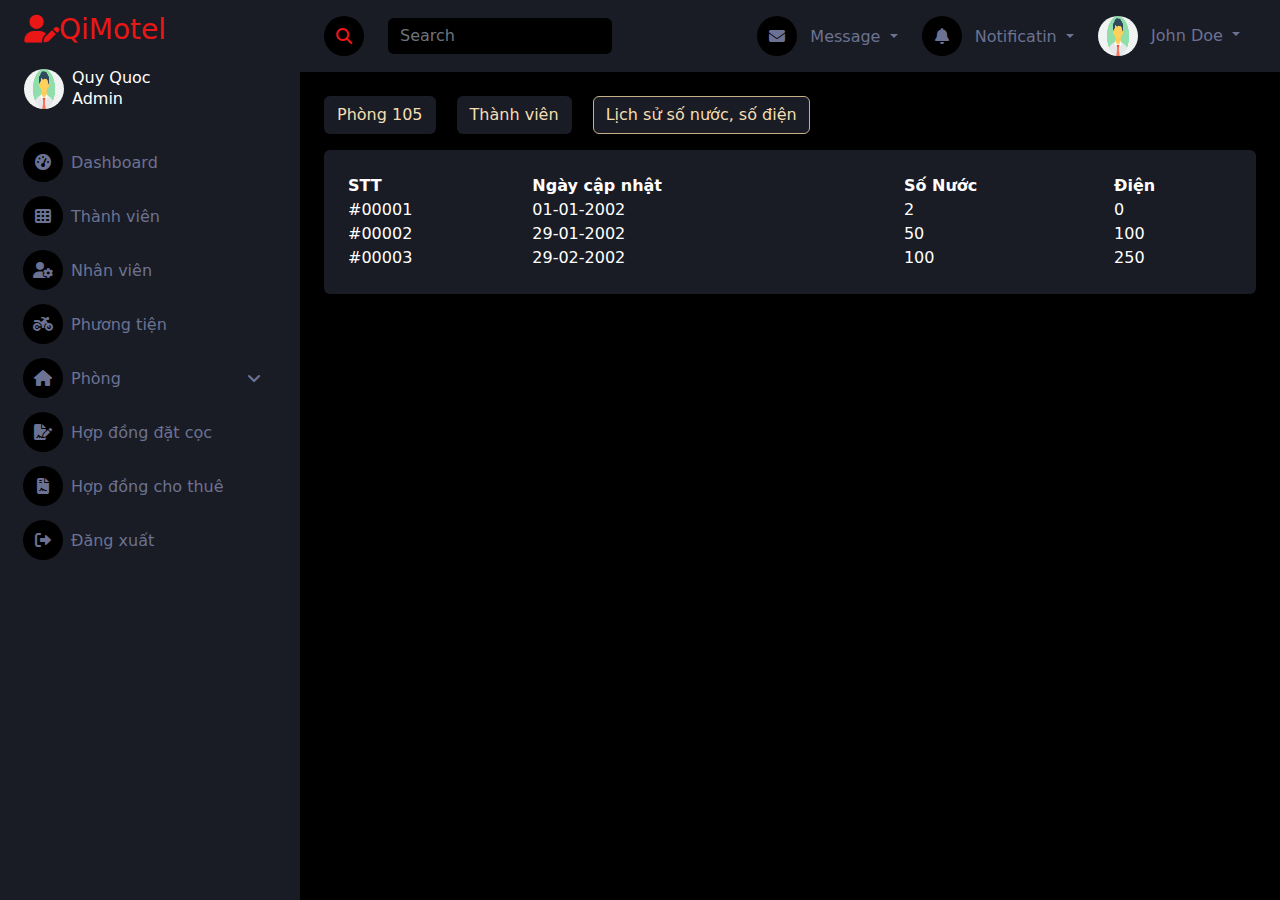
<file: Motel Management/room-water-index.html>
<!DOCTYPE html>
<html lang="en">

<head>
    <meta charset="UTF-8">
    <meta http-equiv="X-UA-Compatible" content="IE=edge">
    <meta name="viewport" content="width=device-width, initial-scale=1.0">
    <title>Motel</title>
    <link rel="stylesheet" type="text/css" href="assets/css/bootstrap.css">
    <link rel="stylesheet" type="text/css" href="assets/icon/fontawesome-free-6.2.0-web/css/all.css">
    <link rel="stylesheet" href="https://cdn.datatables.net/1.13.1/css/jquery.dataTables.min.css">

    <link rel="stylesheet" type="text/css" href="assets/css/common.css">
    <link rel="stylesheet" type="text/css" href="assets/css/room-detail.css">
</head>

<body>

    <div class="container-fluid position-relative d-flex p-0">
        <!-- Sidebar Start -->
        <div class="sidebar pe-4 pb-3">
            <nav class="navbar navbar-dark">
                <a href="index.html" class="navbar-brand ms-4 mb-3 text-primary-cus" style="font-size: 32px;">
                    <h3><i class="fa-solid fa-user-pen"></i>QiMotel</h3>
                </a>
                <div class="d-flex align-items-center ms-4 mb-4">
                    <div class="position-relative">
                        <img class="rounded-circle" src="assets/images/1.png" alt="" style="width: 40px; height: 40px;">
                    </div>
                    <div class="ms-2 text-white">
                        <h6 class="mb-0">Quy Quoc</h6>
                        <span>Admin</span>
                    </div>
                </div>
                <div class="navbar-nav w-100">
                    <a href="index.html" class="nav-item nav-link"><i
                            class="fa fa-tachometer-alt me-2"></i>Dashboard</a>
                    <a href="member.html" class="nav-item nav-link"><i class="fa fa-th me-2"></i>Thành viên</a>
                    <a href="staff.html" class="nav-item nav-link"><i class="fa-solid fa-user-gear me-2"></i>Nhân
                        viên</a>
                    <a href="vehical.html" class="nav-item nav-link"><i class="fa-solid fa-motorcycle me-2"></i>Phương
                        tiện</a>
                    <div class="nav-item dropdown">
                        <a href="room.html" class="nav-link dropdown-toggle " data-bs-toggle="dropdown"><i
                                class="fa-solid fa-house me-2"></i></i>Phòng</a>
                        <div class="dropdown-menu bg-transparent border-0 ">
                            <a href="room.html" class="dropdown-item">Quản lí</a>
                            <a href="floor.html" class="dropdown-item active">Tầng 1</a>
                            <a href="room.html" class="dropdown-item">Tầng 2</a>
                            <a href="room.html" class="dropdown-item">Tầng 3</a>
                            <a href="room.html" class="dropdown-item">Tầng 4</a>
                        </div>
                    </div>
                    <a href="deposit-contract.html" class="nav-item nav-link"><i
                            class="fa-solid fa-file-signature me-2"></i>Hợp đồng đặt cọc</a>
                    <a href="leases-contract.html" class="nav-item nav-link"><i
                            class="fa-solid fa-file-contract me-2"></i>Hợp đồng cho thuê</a>
                    <a href="" class="nav-item nav-link"><i class="fa-solid fa-right-from-bracket me-2"></i>Đăng
                        xuất</a>

                </div>
            </nav>
        </div>
        <!-- Sidebar End -->
        <div class="content">
            <!-- Navbar Start -->
            <nav class="navbar navbar-expand bg-secondary-cus navbar-dark sticky-top px-4 py-2">
                <a href="index.html" class="navbar-brand d-flex d-lg-none me-4">
                    <h2 class="text-primary mb-0"><i class="fa fa-user-edit"></i></h2>
                </a>
                <a class="sidebar-toggler flex-shrink-0" style="text-decoration: none;">
                    <i class="fa fa-search text-primary-cus"></i>
                </a>
                <form class="d-none d-md-flex ms-4">
                    <input class="form-control bg-dark-cus border-0 text-white" type="search" placeholder="Search">
                </form>
                <div class="navbar-nav align-items-center ms-auto">
                    <div class="nav-item dropdown">
                        <a href="#" class="nav-link dropdown-toggle me-2 text-light-cus" data-bs-toggle="dropdown">
                            <i class="fa fa-envelope me-lg-2"></i>
                            <span class="d-none d-lg-inline-flex">Message</span>
                        </a>
                        <div
                            class="dropdown-menu dropdown-menu-end bg-secondary-cus border-0 rounded-0 rounded-bottom m-0">
                            <a href="#" class="dropdown-item">
                                <div class="d-flex align-items-center">
                                    <img class="rounded-circle" src="assets/images/1.png" alt=""
                                        style="width: 40px; height: 40px;">
                                    <div class="ms-2">
                                        <h6 class="fw-normal mb-0">Jhon send you a message</h6>
                                        <small>15 minutes ago</small>
                                    </div>
                                </div>
                            </a>
                            <hr class="dropdown-divider">
                            <a href="#" class="dropdown-item">
                                <div class="d-flex align-items-center">
                                    <img class="rounded-circle" src="assets/images/1.png" alt=""
                                        style="width: 40px; height: 40px;">
                                    <div class="ms-2">
                                        <h6 class="fw-normal mb-0">Jhon send you a message</h6>
                                        <small>15 minutes ago</small>
                                    </div>
                                </div>
                            </a>
                            <hr class="dropdown-divider">
                            <a href="#" class="dropdown-item">
                                <div class="d-flex align-items-center">
                                    <img class="rounded-circle" src="assets/images/1.png" alt=""
                                        style="width: 40px; height: 40px;">
                                    <div class="ms-2">
                                        <h6 class="fw-normal mb-0">Jhon send you a message</h6>
                                        <small>15 minutes ago</small>
                                    </div>
                                </div>
                            </a>
                            <hr class="dropdown-divider">
                            <a href="#" class="dropdown-item text-center">See all message</a>
                        </div>
                    </div>
                    <div class="nav-item dropdown">
                        <a href="#" class="nav-link dropdown-toggle me-2 text-light-cus" data-bs-toggle="dropdown">
                            <i class="fa fa-bell me-lg-2"></i>
                            <span class="d-none d-lg-inline-flex">Notificatin</span>
                        </a>
                        <div
                            class="dropdown-menu dropdown-menu-end bg-secondary-cus border-0 rounded-0 rounded-bottom m-0">
                            <a href="#" class="dropdown-item">
                                <h6 class="fw-normal mb-0">Profile updated</h6>
                                <small>15 minutes ago</small>
                            </a>
                            <hr class="dropdown-divider">
                            <a href="#" class="dropdown-item">
                                <h6 class="fw-normal mb-0">New user added</h6>
                                <small>15 minutes ago</small>
                            </a>
                            <hr class="dropdown-divider">
                            <a href="#" class="dropdown-item">
                                <h6 class="fw-normal mb-0">Password changed</h6>
                                <small>15 minutes ago</small>
                            </a>
                            <hr class="dropdown-divider">
                            <a href="#" class="dropdown-item text-center">See all notifications</a>
                        </div>
                    </div>
                    <div class="nav-item dropdown me-2">
                        <a href="#" class="nav-link dropdown-toggle text-light-cus" data-bs-toggle="dropdown">
                            <img class="rounded-circle me-lg-2" src="assets/images/1.png" alt=""
                                style="width: 40px; height: 40px;">
                            <span class="d-none d-lg-inline-flex">John Doe</span>
                        </a>
                        <div
                            class="dropdown-menu dropdown-menu-end bg-secondary-cus border-0 rounded-0 rounded-bottom m-0">
                            <a href="#" class="dropdown-item">My Profile</a>
                            <a href="#" class="dropdown-item">Settings</a>
                            <a href="#" class="dropdown-item">Log Out</a>
                        </div>
                    </div>
                </div>
            </nav>
            <!-- Navbar End -->
            <div class="container-fluid pt-4 px-4">
                <div class="btn btn-dark-cus mb-3">Phòng 105</div>
                <a href="room-member.html" class="btn btn-dark-cus mb-3 ms-3">Thành viên</a>
                <a href="room-water-index.html" class="btn btn-dark-cus mb-3 ms-3 select">Lịch sử số nước, số điện</a>
                <!-- <a href="room-elec-index.html" class="btn btn-dark-cus mb-3 ms-3">Lịch sử số điện</a> -->

                <div class="bg-secondary-cus rounded p-4">
                    <table id="example" class="display" style="width:100%">
                        <thead>
                            <tr>
                                <th>STT</th>
                                <th>Ngày cập nhật</th>
                                <th>Số Nước</th>
                                <th>Điện</th>
                            </tr>
                        </thead>
                        <tbody>
                            <tr>
                                <td>#00001</td>
                                <td>01-01-2002</td>
                                <td>2</td>
                                <td>0</td>
                            </tr>
                            <tr>
                                <td>#00002</td>
                                <td>29-01-2002</td>
                                <td>50</td>
                                <td>100</td>
                            </tr>
                            <tr>
                                <td>#00003</td>
                                <td>29-02-2002</td>
                                <td>100</td>
                                <td>250</td>
                            </tr>
                        </tbody>
                    </table>
                </div>
            </div>
        </div>
    </div>
</body>
<script src="assets/js/bootstrap.bundle.js"></script>
<script src="assets/js/bootstrap.bundle.js"></script>
<script src="https://code.jquery.com/jquery-3.5.1.js"></script>
<script src="https://cdn.datatables.net/1.13.1/js/jquery.dataTables.min.js"></script>
<script>$(document).ready(function () {
        $('#example').DataTable();
    });</script>

</html>
</file>
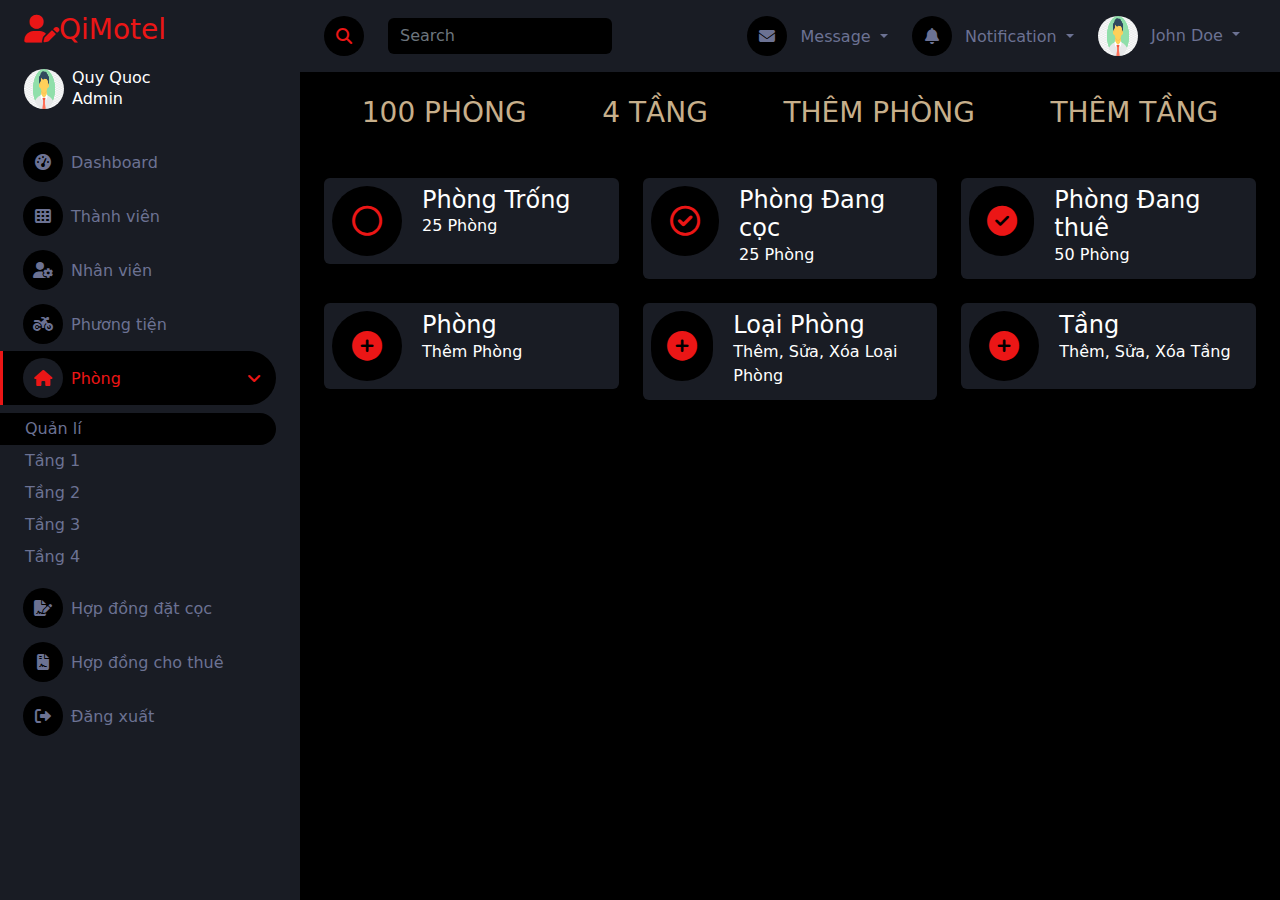
<file: Motel Management/room.html>
<!DOCTYPE html>
<html lang="en">

<head>
    <meta charset="UTF-8">
    <meta http-equiv="X-UA-Compatible" content="IE=edge">
    <meta name="viewport" content="width=device-width, initial-scale=1.0">
    <title>Motel</title>
    <link rel="stylesheet" href="assets/css/bootstrap.css">
    <link rel="stylesheet" href="assets/icon/fontawesome-free-6.2.0-web/css/all.css">

    <link rel="stylesheet" href="assets/css/common.css">
    <link rel="stylesheet" href="assets/css/room.css">
</head>

<body>

    <div class="container-fluid position-relative d-flex p-0">

        <!-- Sidebar Start -->
        <div class="sidebar pe-4 pb-3">
            <nav class="navbar navbar-dark">
                <a href="index.html" class="navbar-brand ms-4 mb-3 text-primary-cus" style="font-size: 32px;">
                    <h3><i class="fa-solid fa-user-pen"></i>QiMotel</h3>
                </a>
                <div class="d-flex align-items-center ms-4 mb-4">
                    <div class="position-relative">
                        <img class="rounded-circle" src="assets/images/1.png" alt="" style="width: 40px; height: 40px;">
                    </div>
                    <div class="ms-2 text-white">
                        <h6 class="mb-0">Quy Quoc</h6>
                        <span>Admin</span>
                    </div>
                </div>
                <div class="navbar-nav w-100">
                    <a href="index.html" class="nav-item nav-link"><i
                            class="fa fa-tachometer-alt me-2"></i>Dashboard</a>
                    <a href="member.html" class="nav-item nav-link"><i class="fa fa-th me-2"></i>Thành viên</a>
                    <a href="staff.html" class="nav-item nav-link"><i class="fa-solid fa-user-gear me-2"></i>Nhân
                        viên</a>
                    <a href="vehical.html" class="nav-item nav-link"><i class="fa-solid fa-motorcycle me-2"></i>Phương
                        tiện</a>
                    <div class="nav-item dropdown ">
                        <a href="room.html" class="nav-link active dropdown-toggle" data-bs-toggle="dropdown"><i
                                class="fa-solid fa-house me-2"></i></i>Phòng</a>
                        <div class="dropdown-menu bg-transparent border-0 active show">
                            <a href="room.html" class="dropdown-item active">Quản lí</a>
                            <a href="floor.html" class="dropdown-item">Tầng 1</a>
                            <a href="room.html" class="dropdown-item">Tầng 2</a>
                            <a href="room.html" class="dropdown-item">Tầng 3</a>
                            <a href="room.html" class="dropdown-item">Tầng 4</a>
                        </div>
                    </div>
                    <a href="deposit-contract.html" class="nav-item nav-link"><i
                            class="fa-solid fa-file-signature me-2"></i>Hợp đồng đặt cọc</a>
                    <a href="leases-contract.html" class="nav-item nav-link"><i
                            class="fa-solid fa-file-contract me-2"></i>Hợp đồng cho thuê</a>
                    <a href="" class="nav-item nav-link"><i class="fa-solid fa-right-from-bracket me-2"></i>Đăng
                        xuất</a>

                </div>
            </nav>
        </div>
        <!-- Sidebar End -->
        <div class="content">
            <!-- Navbar Start -->
            <nav class="navbar navbar-expand bg-secondary-cus navbar-dark sticky-top px-4 py-2">
                <a href="index.html" class="navbar-brand d-flex d-lg-none me-4">
                    <h2 class="text-primary mb-0"><i class="fa fa-user-edit"></i></h2>
                </a>
                <a class="sidebar-toggler flex-shrink-0" style="text-decoration: none;">
                    <i class="fa fa-search text-primary-cus"></i>
                </a>
                <form class="d-none d-md-flex ms-4">
                    <input class="form-control bg-dark-cus border-0 text-white" type="search" placeholder="Search">
                </form>
                <div class="navbar-nav align-items-center ms-auto">
                    <div class="nav-item dropdown">
                        <a href="#" class="nav-link dropdown-toggle me-2 text-light-cus" data-bs-toggle="dropdown">
                            <i class="fa fa-envelope me-lg-2"></i>
                            <span class="d-none d-lg-inline-flex">Message</span>
                        </a>
                        <div
                            class="dropdown-menu dropdown-menu-end bg-secondary-cus border-0 rounded-0 rounded-bottom m-0">
                            <a href="#" class="dropdown-item">
                                <div class="d-flex align-items-center">
                                    <img class="rounded-circle" src="assets/images/1.png" alt=""
                                        style="width: 40px; height: 40px;">
                                    <div class="ms-2">
                                        <h6 class="fw-normal mb-0">Jhon send you a message</h6>
                                        <small>15 minutes ago</small>
                                    </div>
                                </div>
                            </a>
                            <hr class="dropdown-divider">
                            <a href="#" class="dropdown-item">
                                <div class="d-flex align-items-center">
                                    <img class="rounded-circle" src="assets/images/1.png" alt=""
                                        style="width: 40px; height: 40px;">
                                    <div class="ms-2">
                                        <h6 class="fw-normal mb-0">Jhon send you a message</h6>
                                        <small>15 minutes ago</small>
                                    </div>
                                </div>
                            </a>
                            <hr class="dropdown-divider">
                            <a href="#" class="dropdown-item">
                                <div class="d-flex align-items-center">
                                    <img class="rounded-circle" src="assets/images/1.png" alt=""
                                        style="width: 40px; height: 40px;">
                                    <div class="ms-2">
                                        <h6 class="fw-normal mb-0">Jhon send you a message</h6>
                                        <small>15 minutes ago</small>
                                    </div>
                                </div>
                            </a>
                            <hr class="dropdown-divider">
                            <a href="#" class="dropdown-item text-center">See all message</a>
                        </div>
                    </div>
                    <div class="nav-item dropdown">
                        <a href="#" class="nav-link dropdown-toggle me-2 text-light-cus" data-bs-toggle="dropdown">
                            <i class="fa fa-bell me-lg-2"></i>
                            <span class="d-none d-lg-inline-flex">Notification</span>
                        </a>
                        <div
                            class="dropdown-menu dropdown-menu-end bg-secondary-cus border-0 rounded-0 rounded-bottom m-0">
                            <a href="#" class="dropdown-item">
                                <h6 class="fw-normal mb-0">Profile updated</h6>
                                <small>15 minutes ago</small>
                            </a>
                            <hr class="dropdown-divider">
                            <a href="#" class="dropdown-item">
                                <h6 class="fw-normal mb-0">New user added</h6>
                                <small>15 minutes ago</small>
                            </a>
                            <hr class="dropdown-divider">
                            <a href="#" class="dropdown-item">
                                <h6 class="fw-normal mb-0">Password changed</h6>
                                <small>15 minutes ago</small>
                            </a>
                            <hr class="dropdown-divider">
                            <a href="#" class="dropdown-item text-center">See all notifications</a>
                        </div>
                    </div>
                    <div class="nav-item dropdown me-2">
                        <a href="#" class="nav-link dropdown-toggle text-light-cus" data-bs-toggle="dropdown">
                            <img class="rounded-circle me-lg-2" src="assets/images/1.png" alt=""
                                style="width: 40px; height: 40px;">
                            <span class="d-none d-lg-inline-flex">John Doe</span>
                        </a>
                        <div
                            class="dropdown-menu dropdown-menu-end bg-secondary-cus border-0 rounded-0 rounded-bottom m-0">
                            <a href="#" class="dropdown-item">My Profile</a>
                            <a href="#" class="dropdown-item">Settings</a>
                            <a href="#" class="dropdown-item">Log Out</a>
                        </div>
                    </div>
                </div>
            </nav>
            <!-- Navbar End -->
            <div id="room" class="container-fluid pt-4 px-4">
                <div class="d-flex justify-content-around text-uppercase mb-5 info">
                    <h3>100 Phòng</h3>
                    <h3>4 Tầng</h3>
                    <a href="">
                        <h3>Thêm Phòng</h3>
                    </a>
                    <a href="">
                        <h3>Thêm Tầng</h3>
                    </a>
                </div>
                <div class="row">
                    <div class="col-4 mb-4">
                        <div class="bg-secondary-cus rounded p-2 card-feature">
                            <div class="card-feature-content">
                                <i class="fa-regular fa-circle text-primary-cus"></i>
                                <div class="card-feature-title">
                                    <h4 class="text-white">Phòng Trống</h4>
                                    <p class="text-white">25 Phòng</p>
                                </div>
                            </div>
                        </div>
                    </div>
                    <div class="col-4 mb-4">
                        <div class="bg-secondary-cus rounded p-2 card-feature">
                            <div class="card-feature-content">
                                <i class="fa-regular fa-circle-check text-primary-cus"></i>
                                <div class="card-feature-title">
                                    <h4 class="text-white">Phòng Đang cọc</h4>
                                    <p class="text-white">25 Phòng</p>
                                </div>
                            </div>
                        </div>
                    </div>
                    <div class="col-4 mb-4">
                        <div class="bg-secondary-cus rounded p-2 card-feature">
                            <div class="card-feature-content">
                                <i class="fa-solid fa-circle-check text-primary-cus"></i>
                                <div class="card-feature-title">
                                    <h4 class="text-white">Phòng Đang thuê</h4>
                                    <p class="text-white">50 Phòng </p>
                                </div>
                            </div>
                        </div>
                    </div>
                    <div class="col-4 mb-4">
                        <a href="javascript:void(0)" data-bs-toggle="modal" data-bs-target="#add-room">
                            <div class="bg-secondary-cus rounded p-2 card-feature">
                                <div class="card-feature-content">
                                    <i class="fa-solid fa-circle-plus text-primary-cus"></i>
                                    <div class="card-feature-title">
                                        <h4 class="text-white">Phòng</h4>
                                        <p class="text-white">Thêm Phòng</p>
                                    </div>
                                </div>
                            </div>
                        </a>
                    </div>
                    <div class="col-4 mb-4">
                        <a href="javascript:void(0)" data-bs-toggle="modal" data-bs-target="#edit-type-room">
                            <div class="bg-secondary-cus rounded p-2 card-feature">
                                <div class="card-feature-content">
                                    <i class="fa-solid fa-circle-plus text-primary-cus"></i>
                                    <div class="card-feature-title">
                                        <h4 class="text-white">Loại Phòng</h4>
                                        <p class="text-white">Thêm, Sửa, Xóa Loại Phòng</p>
                                    </div>
                                </div>
                            </div>
                        </a>
                    </div>
                    <div class="col-4 mb-4">
                        <a href="javascript:void(0)" data-bs-toggle="modal" data-bs-target="#edit-floor">
                            <div class="bg-secondary-cus rounded p-2 card-feature">
                                <div class="card-feature-content">
                                    <i class="fa-solid fa-circle-plus text-primary-cus"></i>
                                    <div class="card-feature-title">
                                        <h4 class="text-white">Tầng</h4>
                                        <p class="text-white">Thêm, Sửa, Xóa Tầng</p>
                                    </div>
                                </div>
                            </div>
                        </a>
                    </div>
                </div>
            </div>
        </div>
    </div>

    <div class="modal fade" id="add-room" data-bs-backdrop="static" data-bs-keyboard="false" tabindex="-1"
        aria-hidden="true" style="margin-top: 120px;">
        <div class="modal-dialog">
            <div class="modal-content bg-secondary-cus">
                <div class="rounded my-4 mx-3">
                    <div class="d-flex align-items-center justify-content-between mb-3">
                        <a href="index.html" class="">
                            <h3 class="text-primary-cus"><i class="fa fa-user-edit me-2"></i>Thêm Phòng</h3>
                        </a>
                        <button type="button" class="btn-close" data-bs-dismiss="modal" aria-label="Close"></button>
                    </div>
                    <div class="form-floating mb-3">
                        <input type="text" class="form-control bg-dark" id="input-name-room"
                            placeholder="name@example.com">
                        <label for="floatingInput">Tên Phòng</label>
                    </div>
                    <!-- <div class="form-floating mb-3"> -->
                    <select class="form-control bg-dark w-100 text-white fs-5 mb-3">
                        <option value="">Loại Phòng 2 người 25m2 7.000.000đ</option>
                        <option value="">Loại Phòng</option>
                        <option value="">Loại Phòng</option>
                        <option value="">Loại Phòng</option>
                    </select>
                    <select class="form-control bg-dark w-100 text-white fs-5 mb-3">
                        <option value="">Tầng 1</option>
                        <option value="">Loại Phòng</option>
                        <option value="">Loại Phòng</option>
                        <option value="">Loại Phòng</option>
                    </select>
                    <!-- </div> -->
                    <div class="row">
                        <div class="col-6">
                            <button type="submit" class="btn btn-danger py-3 w-100 mb-4"
                                data-bs-dismiss="modal">Đóng</button>
                        </div>
                        <div class="col-6">
                            <button type="submit" class="btn btn-primary py-3 w-100 mb-4">Lưu</button>
                        </div>
                    </div>

                </div>
            </div>
        </div>
    </div>
    <div class="modal fade" id="edit-type-room" data-bs-backdrop="static" data-bs-keyboard="false" tabindex="-1"
        aria-hidden="true" style="margin-top: 120px;">
        <div class="modal-dialog">
            <div class="modal-content bg-secondary-cus">
                <div class="rounded my-4 mx-3">
                    <div class="d-flex align-items-center justify-content-between mb-3">
                        <a href="index.html" class="">
                            <h3 class="text-primary-cus"><i class="fa fa-user-edit me-2"></i>Thêm, Sửa Loại Phòng</h3>
                        </a>
                        <button type="button" class="btn-close" data-bs-dismiss="modal" aria-label="Close"></button>
                    </div>
                    <div class="d-flex mb-3 mt-4 type-room-head">
                        <div class="w-25 me-3">Người Tối Đa</div>
                        <div class="me-3" style="width: 40%;">Giá Tiền</div>
                        <div class="w-25 me-3">Diện Tích</div>
                        <div href="" style="width: 10%;"
                            class="d-flex aligns-items-center justify-content-center align-items-center">
                            act
                        </div>
                    </div>
                    <div class="d-flex mb-3">
                        <input type="number" class="form-control bg-dark text-white w-25 me-3" value="2">
                        <input type="number" class="form-control bg-dark text-white me-3" style="width: 40%;"
                            value="2000000">
                        <input type="number" class="form-control bg-dark text-white w-25 me-3" value="20">
                        <a href="" style="width: 10%;"
                            class="d-flex aligns-items-center justify-content-center align-items-center">
                            <i class="fa-solid fa-trash-can fs-3"></i>
                        </a>
                    </div>

                    <div class="d-flex mb-3">
                        <input type="number" class="form-control bg-dark text-white w-25 me-3" value="2">
                        <input type="number" class="form-control bg-dark text-white me-3" style="width: 40%;"
                            value="2200000">
                        <input type="number" class="form-control bg-dark text-white w-25 me-3" value="22">
                        <a href="" style="width: 10%;"
                            class="d-flex aligns-items-center justify-content-center align-items-center">
                            <i class="fa-solid fa-trash-can fs-3"></i>
                        </a>
                    </div>
                    <div class="d-flex mb-3">
                        <input type="number" class="form-control bg-dark text-white w-25 me-3" value="3">
                        <input type="number" class="form-control bg-dark text-white me-3" style="width: 40%;"
                            value="2500000">
                        <input type="number" class="form-control bg-dark text-white w-25 me-3" value="25">
                        <a href="" style="width: 10%;"
                            class="d-flex aligns-items-center justify-content-center align-items-center">
                            <i class="fa-solid fa-trash-can fs-3"></i>
                        </a>
                    </div>
                    <div class="d-flex mb-3">
                        <input type="number" class="form-control bg-dark text-white w-25 me-3" value="3">
                        <input type="number" class="form-control bg-dark text-white me-3" style="width: 40%;"
                            value="3000000">
                        <input type="number" class="form-control bg-dark text-white w-25 me-3" value="30">
                        <a href="" style="width: 10%;"
                            class="d-flex aligns-items-center justify-content-center align-items-center">
                            <i class="fa-solid fa-trash-can fs-3"></i>
                        </a>
                    </div>
                    <div class="d-flex mb-4">
                        <input type="number" class="form-control bg-dark text-white w-25 me-3"
                            placeholder="Lượng Người">
                        <input type="number" class="form-control bg-dark text-white me-3" style="width: 40%;"
                            placeholder="Giá Tiền">
                        <input type="number" class="form-control bg-dark text-white w-25 me-3" placeholder="Diện Tích">
                        <div href="" style="width: 10%;"
                            class="d-flex aligns-items-center justify-content-center align-items-center">
                            act
                        </div>
                    </div>

                    <!-- </div> -->
                    <div class="row">
                        <div class="col-6">
                            <button type="submit" class="btn btn-danger py-3 w-100 mb-4"
                                data-bs-dismiss="modal">Đóng</button>
                        </div>
                        <div class="col-6">
                            <button type="submit" class="btn btn-primary py-3 w-100 mb-4">Lưu</button>
                        </div>
                    </div>
                </div>
            </div>
        </div>
    </div>
    <!-----------------------------Edit Floor-------------------->
    <!-- #region sadasd-->
    <div class="modal fade" id="edit-floor" data-bs-backdrop="static" data-bs-keyboard="false" tabindex="-1"
        aria-hidden="true" style="margin-top: 120px;">
        <div class="modal-dialog">
            <div class="modal-content bg-secondary-cus">
                <div class="rounded my-4 mx-3">
                    <div class="d-flex align-items-center justify-content-between mb-3">
                        <a href="index.html" class="">
                            <h3 class="text-primary-cus"><i class="fa fa-user-edit me-2"></i>Thêm, Sửa Tầng</h3>
                        </a>
                        <button type="button" class="btn-close" data-bs-dismiss="modal" aria-label="Close"></button>
                    </div>
                    <div class="d-flex mb-3">
                        <input type="text" class="form-control bg-dark text-white w-75" value="Tầng 1">
                        <a href="" class="d-flex aligns-items-center justify-content-center align-items-center w-25"><i
                                class="fa-solid fa-trash-can fs-3"></i></a>
                    </div>

                    <div class="d-flex mb-3">
                        <input type="text" class="form-control bg-dark text-white w-75" value="Tầng 2">
                        <a href="" class="d-flex aligns-items-center justify-content-center align-items-center w-25"><i
                                class="fa-solid fa-trash-can fs-3"></i></a>
                    </div>
                    <div class="d-flex mb-3">
                        <input type="text" class="form-control bg-dark text-white w-75" value="Tầng 3">
                        <a href="" class="d-flex aligns-items-center justify-content-center align-items-center w-25"><i
                                class="fa-solid fa-trash-can fs-3"></i></a>
                    </div>
                    <div class="d-flex mb-3">
                        <input type="text" class="form-control bg-dark text-white w-75" value="Tầng 4">
                        <a href="" class="d-flex aligns-items-center justify-content-center align-items-center w-25"><i
                                class="fa-solid fa-trash-can fs-3"></i></a>
                    </div>
                    <div class="d-flex mb-3">
                        <input type="text" class="form-control bg-dark text-white w-75" placeholder="thêm tầng">
                        <div class="d-flex aligns-items-center justify-content-center align-items-center w-25">Act</div>
                    </div>

                    <!-- </div> -->
                    <div class="row">
                        <div class="col-6">
                            <button type="submit" class="btn btn-danger py-3 w-100 mb-4"
                                data-bs-dismiss="modal">Đóng</button>
                        </div>
                        <div class="col-6">
                            <button type="submit" class="btn btn-primary py-3 w-100 mb-4">Lưu</button>
                        </div>
                    </div>

                </div>
            </div>
        </div>
    </div>
    <!-- #endregion -->

</body>
<script src="assets/js/bootstrap.bundle.js"></script>

</html>
</file>
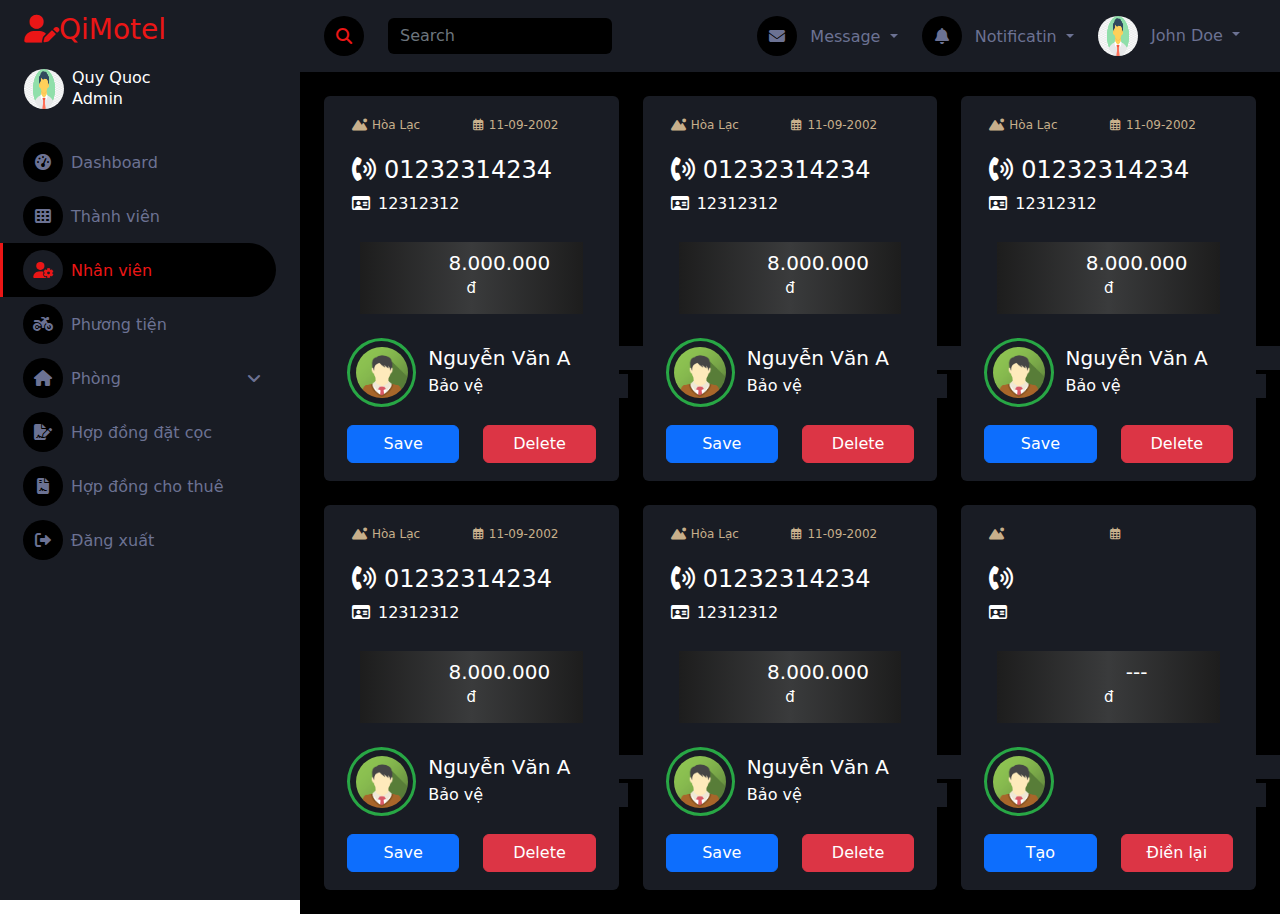
<file: Motel Management/staff.html>
<!DOCTYPE html>
<html lang="en">

<head>
    <meta charset="UTF-8">
    <meta http-equiv="X-UA-Compatible" content="IE=edge">
    <meta name="viewport" content="width=device-width, initial-scale=1.0">
    <title>Motel</title>
    <link rel="stylesheet" href="assets/css/bootstrap.css">
    <link rel="stylesheet" href="assets/icon/fontawesome-free-6.2.0-web/css/all.css">

    <link rel="stylesheet" href="assets/css/common.css">
    <link rel="stylesheet" href="assets/css/staff.css">
</head>

<body>

    <div class="container-fluid position-relative d-flex p-0">

        <!-- Sidebar Start -->
        <div class="sidebar pe-4 pb-3">
            <nav class="navbar navbar-dark">
                <a href="index.html" class="navbar-brand ms-4 mb-3 text-primary-cus" style="font-size: 32px;">
                    <h3><i class="fa-solid fa-user-pen"></i>QiMotel</h3>
                </a>
                <div class="d-flex align-items-center ms-4 mb-4">
                    <div class="position-relative">
                        <img class="rounded-circle" src="assets/images/1.png" alt="" style="width: 40px; height: 40px;">
                    </div>
                    <div class="ms-2 text-white">
                        <h6 class="mb-0">Quy Quoc</h6>
                        <span>Admin</span>
                    </div>
                </div>
                <div class="navbar-nav w-100">
                    <a href="index.html" class="nav-item nav-link"><i
                            class="fa fa-tachometer-alt me-2"></i>Dashboard</a>
                    <a href="member.html" class="nav-item nav-link"><i class="fa fa-th me-2"></i>Thành viên</a>
                    <a href="staff.html" class="nav-item nav-link active "><i class="fa-solid fa-user-gear me-2"></i>Nhân
                        viên</a>
                    <a href="vehical.html" class="nav-item nav-link"><i class="fa-solid fa-motorcycle me-2"></i>Phương
                        tiện</a>
                    <div class="nav-item dropdown">
                        <a href="room.html" class="nav-link dropdown-toggle" data-bs-toggle="dropdown"><i class="fa-solid fa-house me-2"></i></i>Phòng</a>
                        <div class="dropdown-menu bg-transparent border-0">
                            <a href="room.html" class="dropdown-item">Quản lí</a>
                            <a href="floor.html" class="dropdown-item">Tầng 1</a>
                            <a href="room.html" class="dropdown-item">Tầng 2</a>
                            <a href="room.html" class="dropdown-item">Tầng 3</a>
                            <a href="room.html" class="dropdown-item">Tầng 4</a>
                        </div>
                    </div>
                    <a href="deposit-contract.html" class="nav-item nav-link"><i
                            class="fa-solid fa-file-signature me-2"></i>Hợp đồng đặt cọc</a>
                    <a href="leases-contract.html" class="nav-item nav-link"><i
                            class="fa-solid fa-file-contract me-2"></i>Hợp đồng cho thuê</a>
                    <a href="" class="nav-item nav-link"><i class="fa-solid fa-right-from-bracket me-2"></i>Đăng
                        xuất</a>

                </div>
            </nav>
        </div>
        <!-- Sidebar End -->
        <div class="content">
            <!-- Navbar Start -->
            <nav class="navbar navbar-expand bg-secondary-cus navbar-dark sticky-top px-4 py-2">
                <a href="index.html" class="navbar-brand d-flex d-lg-none me-4">
                    <h2 class="text-primary mb-0"><i class="fa fa-user-edit"></i></h2>
                </a>
                <a class="sidebar-toggler flex-shrink-0" style="text-decoration: none;">
                    <i class="fa fa-search text-primary-cus"></i>
                </a>
                <form class="d-none d-md-flex ms-4">
                    <input class="form-control bg-dark-cus border-0 text-white" type="search" placeholder="Search">
                </form>
                <div class="navbar-nav align-items-center ms-auto">
                    <div class="nav-item dropdown">
                        <a href="#" class="nav-link dropdown-toggle me-2 text-light-cus" data-bs-toggle="dropdown">
                            <i class="fa fa-envelope me-lg-2"></i>
                            <span class="d-none d-lg-inline-flex">Message</span>
                        </a>
                        <div
                            class="dropdown-menu dropdown-menu-end bg-secondary-cus border-0 rounded-0 rounded-bottom m-0">
                            <a href="#" class="dropdown-item">
                                <div class="d-flex align-items-center">
                                    <img class="rounded-circle" src="assets/images/1.png" alt=""
                                        style="width: 40px; height: 40px;">
                                    <div class="ms-2">
                                        <h6 class="fw-normal mb-0">Jhon send you a message</h6>
                                        <small>15 minutes ago</small>
                                    </div>
                                </div>
                            </a>
                            <hr class="dropdown-divider">
                            <a href="#" class="dropdown-item">
                                <div class="d-flex align-items-center">
                                    <img class="rounded-circle" src="assets/images/1.png" alt=""
                                        style="width: 40px; height: 40px;">
                                    <div class="ms-2">
                                        <h6 class="fw-normal mb-0">Jhon send you a message</h6>
                                        <small>15 minutes ago</small>
                                    </div>
                                </div>
                            </a>
                            <hr class="dropdown-divider">
                            <a href="#" class="dropdown-item">
                                <div class="d-flex align-items-center">
                                    <img class="rounded-circle" src="assets/images/1.png" alt=""
                                        style="width: 40px; height: 40px;">
                                    <div class="ms-2">
                                        <h6 class="fw-normal mb-0">Jhon send you a message</h6>
                                        <small>15 minutes ago</small>
                                    </div>
                                </div>
                            </a>
                            <hr class="dropdown-divider">
                            <a href="#" class="dropdown-item text-center">See all message</a>
                        </div>
                    </div>
                    <div class="nav-item dropdown">
                        <a href="#" class="nav-link dropdown-toggle me-2 text-light-cus" data-bs-toggle="dropdown">
                            <i class="fa fa-bell me-lg-2"></i>
                            <span class="d-none d-lg-inline-flex">Notificatin</span>
                        </a>
                        <div
                            class="dropdown-menu dropdown-menu-end bg-secondary-cus border-0 rounded-0 rounded-bottom m-0">
                            <a href="#" class="dropdown-item">
                                <h6 class="fw-normal mb-0">Profile updated</h6>
                                <small>15 minutes ago</small>
                            </a>
                            <hr class="dropdown-divider">
                            <a href="#" class="dropdown-item">
                                <h6 class="fw-normal mb-0">New user added</h6>
                                <small>15 minutes ago</small>
                            </a>
                            <hr class="dropdown-divider">
                            <a href="#" class="dropdown-item">
                                <h6 class="fw-normal mb-0">Password changed</h6>
                                <small>15 minutes ago</small>
                            </a>
                            <hr class="dropdown-divider">
                            <a href="#" class="dropdown-item text-center">See all notifications</a>
                        </div>
                    </div>
                    <div class="nav-item dropdown me-2">
                        <a href="#" class="nav-link dropdown-toggle text-light-cus" data-bs-toggle="dropdown">
                            <img class="rounded-circle me-lg-2" src="assets/images/1.png" alt=""
                                style="width: 40px; height: 40px;">
                            <span class="d-none d-lg-inline-flex">John Doe</span>
                        </a>
                        <div
                            class="dropdown-menu dropdown-menu-end bg-secondary-cus border-0 rounded-0 rounded-bottom m-0">
                            <a href="#" class="dropdown-item">My Profile</a>
                            <a href="#" class="dropdown-item">Settings</a>
                            <a href="#" class="dropdown-item">Log Out</a>
                        </div>
                    </div>
                </div>
            </nav>
            <!-- Navbar End -->
            <div id="staff" class="container-fluid pt-4 px-4">
                <div class="row">
                    <div class="col-4 mb-4">
                        <div class="bg-secondary-cus rounded p-2 card-staff">
                            <div class="card-staff-header">
                                <div>
                                    <i class="fa-solid fa-mountain-sun me-1"></i><span><input class="border-0 bg-secondary-cus" type="text" value="Hòa Lạc"></span>
                                </div>
                                <div>
                                    <i class="fa-regular fa-calendar-days me-1"></i><span><input class="border-0 bg-secondary-cus" type="text" value="11-09-2002"></span>
                                </div>
                            </div>
                            <div class="card-staff-body">
                                <div class="contact text-white">
                                    <div class="phone">
                                        <i class="fa-solid fa-phone-volume me-2"></i><span><input class="border-0 bg-secondary-cus text-white w-75" type="text" value="01232314234"></span>
                                    </div>
                                    <div>
                                        <i class="fa-regular fa-id-card me-2"></i><span><input class="border-0 bg-secondary-cus text-white" type="text" value="12312312"></span>
                                    </div>
                                </div>
                                <div class="price"><input class="border-0 bg-transparent text-white text-center" type="text" value="8.000.000"><sup>đ</sup>
                                </div>
                                <div class="user mt-4">
                                    <div class="media d-flex">
                                        <a class="circle">
                                            <img class="avatar" src="assets/images/avatar.png" alt="">
                                        </a>
                                        <div class="media-body pt-2">
                                            <h5><input class="border-0 bg-secondary-cus text-white" type="text" value="Nguyễn Văn A"></h5>
                                            <p class="mt-1"><input class="border-0 bg-secondary-cus text-white" type="text" value="Bảo vệ"></p>
                                        </div>
                                    </div>
                                </div>
                                <div class="action mt-2">
                                    <div class="row">
                                        <div class="col-6">
                                            <button class="btn btn-primary w-100">Save</button>
                                        </div>
                                        <div class="col-6">
                                            <button class="btn btn-danger w-100">Delete</button>
                                        </div>
                                    </div>
                                </div>
                            </div>
                        </div>
                    </div>
                    <div class="col-4 mb-4">
                        <div class="bg-secondary-cus rounded p-2 card-staff">
                            <div class="card-staff-header">
                                <div>
                                    <i class="fa-solid fa-mountain-sun me-1"></i><span><input class="border-0 bg-secondary-cus" type="text" value="Hòa Lạc"></span>
                                </div>
                                <div>
                                    <i class="fa-regular fa-calendar-days me-1"></i><span><input class="border-0 bg-secondary-cus" type="text" value="11-09-2002"></span>
                                </div>
                            </div>
                            <div class="card-staff-body">
                                <div class="contact text-white">
                                    <div class="phone">
                                        <i class="fa-solid fa-phone-volume me-2"></i><span><input class="border-0 bg-secondary-cus text-white w-75" type="text" value="01232314234"></span>
                                    </div>
                                    <div>
                                        <i class="fa-regular fa-id-card me-2"></i><span><input class="border-0 bg-secondary-cus text-white" type="text" value="12312312"></span>
                                    </div>
                                </div>
                                <div class="price"><input class="border-0 bg-transparent text-white text-center" type="text" value="8.000.000"><sup>đ</sup>
                                </div>
                                <div class="user mt-4">
                                    <div class="media d-flex">
                                        <a class="circle">
                                            <img class="avatar" src="assets/images/avatar.png" alt="">
                                        </a>
                                        <div class="media-body pt-2">
                                            <h5><input class="border-0 bg-secondary-cus text-white" type="text" value="Nguyễn Văn A"></h5>
                                            <p class="mt-1"><input class="border-0 bg-secondary-cus text-white" type="text" value="Bảo vệ"></p>
                                        </div>
                                    </div>
                                </div>
                                <div class="action mt-2">
                                    <div class="row">
                                        <div class="col-6">
                                            <button class="btn btn-primary w-100">Save</button>
                                        </div>
                                        <div class="col-6">
                                            <button class="btn btn-danger w-100">Delete</button>
                                        </div>
                                    </div>
                                </div>
                            </div>
                        </div>
                    </div>
                    <div class="col-4 mb-4">
                        <div class="bg-secondary-cus rounded p-2 card-staff">
                            <div class="card-staff-header">
                                <div>
                                    <i class="fa-solid fa-mountain-sun me-1"></i><span><input class="border-0 bg-secondary-cus" type="text" value="Hòa Lạc"></span>
                                </div>
                                <div>
                                    <i class="fa-regular fa-calendar-days me-1"></i><span><input class="border-0 bg-secondary-cus" type="text" value="11-09-2002"></span>
                                </div>
                            </div>
                            <div class="card-staff-body">
                                <div class="contact text-white">
                                    <div class="phone">
                                        <i class="fa-solid fa-phone-volume me-2"></i><span><input class="border-0 bg-secondary-cus text-white w-75" type="text" value="01232314234"></span>
                                    </div>
                                    <div>
                                        <i class="fa-regular fa-id-card me-2"></i><span><input class="border-0 bg-secondary-cus text-white" type="text" value="12312312"></span>
                                    </div>
                                </div>
                                <div class="price"><input class="border-0 bg-transparent text-white text-center" type="text" value="8.000.000"><sup>đ</sup>
                                </div>
                                <div class="user mt-4">
                                    <div class="media d-flex">
                                        <a class="circle">
                                            <img class="avatar" src="assets/images/avatar.png" alt="">
                                        </a>
                                        <div class="media-body pt-2">
                                            <h5><input class="border-0 bg-secondary-cus text-white" type="text" value="Nguyễn Văn A"></h5>
                                            <p class="mt-1"><input class="border-0 bg-secondary-cus text-white" type="text" value="Bảo vệ"></p>
                                        </div>
                                    </div>
                                </div>
                                <div class="action mt-2">
                                    <div class="row">
                                        <div class="col-6">
                                            <button class="btn btn-primary w-100">Save</button>
                                        </div>
                                        <div class="col-6">
                                            <button class="btn btn-danger w-100">Delete</button>
                                        </div>
                                    </div>
                                </div>
                            </div>
                        </div>
                    </div>
                    <div class="col-4 mb-4">
                        <div class="bg-secondary-cus rounded p-2 card-staff">
                            <div class="card-staff-header">
                                <div>
                                    <i class="fa-solid fa-mountain-sun me-1"></i><span><input class="border-0 bg-secondary-cus" type="text" value="Hòa Lạc"></span>
                                </div>
                                <div>
                                    <i class="fa-regular fa-calendar-days me-1"></i><span><input class="border-0 bg-secondary-cus" type="text" value="11-09-2002"></span>
                                </div>
                            </div>
                            <div class="card-staff-body">
                                <div class="contact text-white">
                                    <div class="phone">
                                        <i class="fa-solid fa-phone-volume me-2"></i><span><input class="border-0 bg-secondary-cus text-white w-75" type="text" value="01232314234"></span>
                                    </div>
                                    <div>
                                        <i class="fa-regular fa-id-card me-2"></i><span><input class="border-0 bg-secondary-cus text-white" type="text" value="12312312"></span>
                                    </div>
                                </div>
                                <div class="price"><input class="border-0 bg-transparent text-white text-center" type="text" value="8.000.000"><sup>đ</sup>
                                </div>
                                <div class="user mt-4">
                                    <div class="media d-flex">
                                        <a class="circle">
                                            <img class="avatar" src="assets/images/avatar.png" alt="">
                                        </a>
                                        <div class="media-body pt-2">
                                            <h5><input class="border-0 bg-secondary-cus text-white" type="text" value="Nguyễn Văn A"></h5>
                                            <p class="mt-1"><input class="border-0 bg-secondary-cus text-white" type="text" value="Bảo vệ"></p>
                                        </div>
                                    </div>
                                </div>
                                <div class="action mt-2">
                                    <div class="row">
                                        <div class="col-6">
                                            <button class="btn btn-primary w-100">Save</button>
                                        </div>
                                        <div class="col-6">
                                            <button class="btn btn-danger w-100">Delete</button>
                                        </div>
                                    </div>
                                </div>
                            </div>
                        </div>
                    </div>
                    <div class="col-4 mb-4">
                        <div class="bg-secondary-cus rounded p-2 card-staff">
                            <div class="card-staff-header">
                                <div>
                                    <i class="fa-solid fa-mountain-sun me-1"></i><span><input class="border-0 bg-secondary-cus" type="text" value="Hòa Lạc"></span>
                                </div>
                                <div>
                                    <i class="fa-regular fa-calendar-days me-1"></i><span><input class="border-0 bg-secondary-cus" type="text" value="11-09-2002"></span>
                                </div>
                            </div>
                            <div class="card-staff-body">
                                <div class="contact text-white">
                                    <div class="phone">
                                        <i class="fa-solid fa-phone-volume me-2"></i><span><input class="border-0 bg-secondary-cus text-white w-75" type="text" value="01232314234"></span>
                                    </div>
                                    <div>
                                        <i class="fa-regular fa-id-card me-2"></i><span><input class="border-0 bg-secondary-cus text-white" type="text" value="12312312"></span>
                                    </div>
                                </div>
                                <div class="price"><input class="border-0 bg-transparent text-white text-center" type="text" value="8.000.000"><sup>đ</sup>
                                </div>
                                <div class="user mt-4">
                                    <div class="media d-flex">
                                        <a class="circle">
                                            <img class="avatar" src="assets/images/avatar.png" alt="">
                                        </a>
                                        <div class="media-body pt-2">
                                            <h5><input class="border-0 bg-secondary-cus text-white" type="text" value="Nguyễn Văn A"></h5>
                                            <p class="mt-1"><input class="border-0 bg-secondary-cus text-white" type="text" value="Bảo vệ"></p>
                                        </div>
                                    </div>
                                </div>
                                <div class="action mt-2">
                                    <div class="row">
                                        <div class="col-6">
                                            <button class="btn btn-primary w-100">Save</button>
                                        </div>
                                        <div class="col-6">
                                            <button class="btn btn-danger w-100">Delete</button>
                                        </div>
                                    </div>
                                </div>
                            </div>
                        </div>
                    </div>
                    <div class="col-4 mb-4">
                        <div class="bg-secondary-cus rounded p-2 card-staff">
                            <div class="card-staff-header">
                                <div>
                                    <i class="fa-solid fa-mountain-sun me-1"></i><span><input class="border-0 bg-secondary-cus" type="text" value=""></span>
                                </div>
                                <div>
                                    <i class="fa-regular fa-calendar-days me-1"></i><span><input class="border-0 bg-secondary-cus" type="text" value=""></span>
                                </div>
                            </div>
                            <div class="card-staff-body">
                                <div class="contact text-white">
                                    <div class="phone">
                                        <i class="fa-solid fa-phone-volume me-2"></i><span><input class="border-0 bg-secondary-cus text-white w-75" type="text" value=""></span>
                                    </div>
                                    <div>
                                        <i class="fa-regular fa-id-card me-2"></i><span><input class="border-0 bg-secondary-cus text-white" type="text" value=""></span>
                                    </div>
                                </div>
                                <div class="price"><input class="border-0 bg-transparent text-white text-center" type="text" value="---"><sup>đ</sup>
                                </div>
                                <div class="user mt-4">
                                    <div class="media d-flex">
                                        <a class="circle">
                                            <img class="avatar" src="assets/images/avatar.png" alt="">
                                        </a>
                                        <div class="media-body pt-2">
                                            <h5><input class="border-0 bg-secondary-cus text-white" type="text" value=""></h5>
                                            <p class="mt-1"><input class="border-0 bg-secondary-cus text-white" type="text" value=""></p>
                                        </div>
                                    </div>
                                </div>
                                <div class="action mt-2">
                                    <div class="row">
                                        <div class="col-6">
                                            <button class="btn btn-primary w-100">Tạo</button>
                                        </div>
                                        <div class="col-6">
                                            <button class="btn btn-danger w-100">Điền lại</button>
                                        </div>
                                    </div>
                                </div>
                            </div>
                        </div>
                    </div>
                </div>
            </div>
        </div>
    </div>

</body>
<script src="assets/js/bootstrap.bundle.js"></script>

</html>
</file>
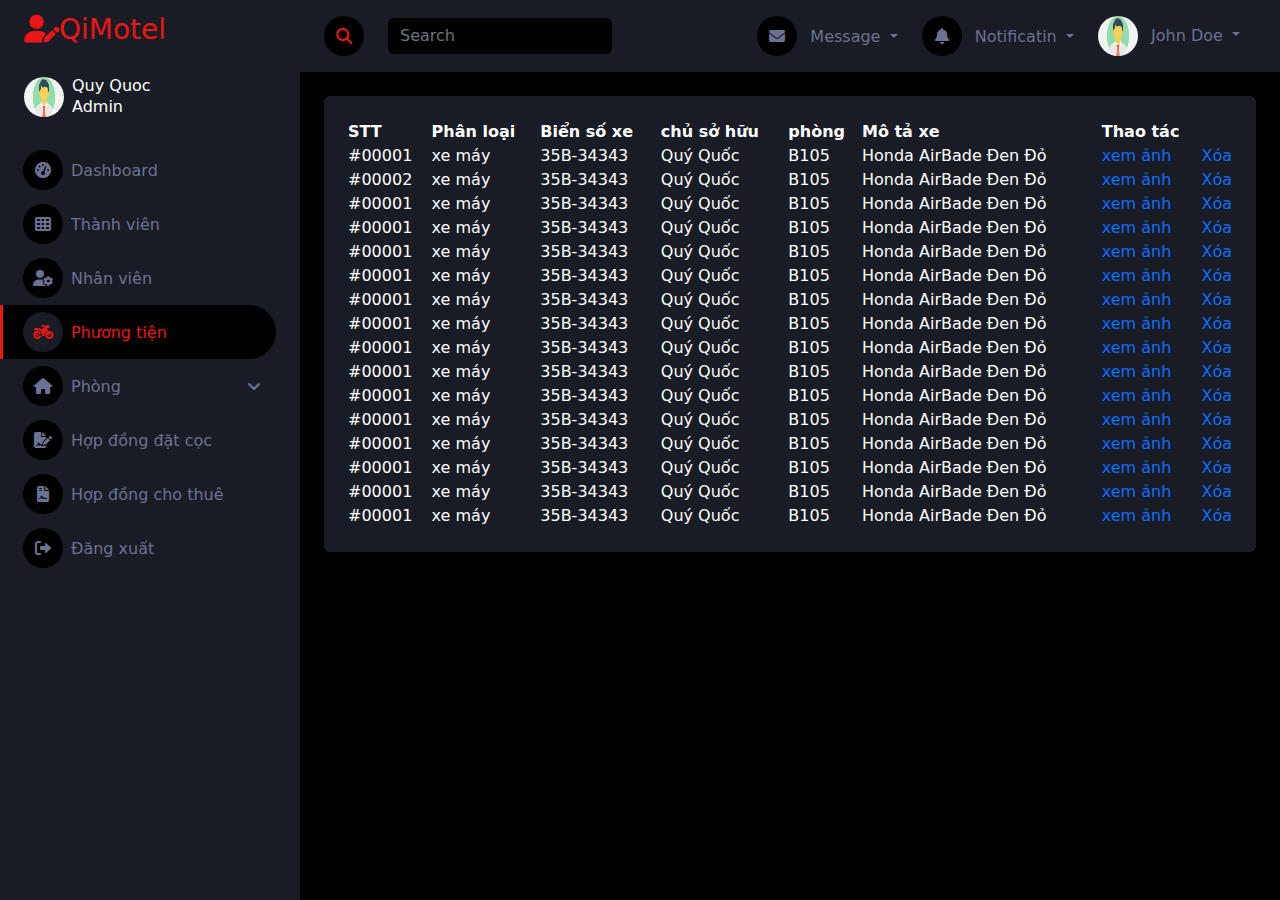
<file: Motel Management/vehical.html>
<!DOCTYPE html>
<html lang="en">

<head>
    <meta charset="UTF-8">
    <meta http-equiv="X-UA-Compatible" content="IE=edge">
    <meta name="viewport" content="width=device-width, initial-scale=1.0">
    <title>Motel</title>
    <link rel="stylesheet" type="text/css" href="assets/css/bootstrap.css">
    <link rel="stylesheet" type="text/css" href="assets/icon/fontawesome-free-6.2.0-web/css/all.css">
    <link rel="stylesheet" href="https://cdn.datatables.net/1.13.1/css/jquery.dataTables.min.css">

    <link rel="stylesheet" type="text/css" href="assets/css/common.css">
    <link rel="stylesheet" type="text/css" href="assets/css/vehical.css">
</head>

<body>

    <div class="container-fluid position-relative d-flex p-0">
        <!-- Sidebar Start -->
        <div class="sidebar pe-4 pb-3">
            <nav class="navbar navbar-dark">
                <a href="index.html" class="navbar-brand ms-4 mb-3 text-primary-cus" style="font-size: 32px;">
                    <h3><i class="fa-solid fa-user-pen"></i>QiMotel</h3>
                </a>
                <div class="d-flex align-items-center ms-4 mb-4">
                    <div class="position-relative">
                        <img class="rounded-circle" src="assets/images/1.png" alt="" style="width: 40px; height: 40px;">
                    </div>
                    <div class="ms-2 text-white">
                        <h6 class="mb-0">Quy Quoc</h6>
                        <span>Admin</span>
                    </div>
                </div>
                <div class="navbar-nav w-100">
                    <a href="index.html" class="nav-item nav-link"><i
                            class="fa fa-tachometer-alt me-2"></i>Dashboard</a>
                    <a href="member.html" class="nav-item nav-link"><i class="fa fa-th me-2"></i>Thành viên</a>
                    <a href="staff.html" class="nav-item nav-link"><i class="fa-solid fa-user-gear me-2"></i>Nhân
                        viên</a>
                    <a href="vehical.html" class="nav-item nav-link active"><i
                            class="fa-solid fa-motorcycle me-2"></i>Phương
                        tiện</a>
                    <div class="nav-item dropdown">
                        <a href="room.html" class="nav-link dropdown-toggle" data-bs-toggle="dropdown"><i
                                class="fa-solid fa-house me-2"></i></i>Phòng</a>
                        <div class="dropdown-menu bg-transparent border-0">
                            <a href="room.html" class="dropdown-item">Quản lí</a>
                            <a href="floor.html" class="dropdown-item">Tầng 1</a>
                            <a href="room.html" class="dropdown-item">Tầng 2</a>
                            <a href="room.html" class="dropdown-item">Tầng 3</a>
                            <a href="room.html" class="dropdown-item">Tầng 4</a>
                        </div>
                    </div>
                    <a href="deposit-contract.html" class="nav-item nav-link"><i
                            class="fa-solid fa-file-signature me-2"></i>Hợp đồng đặt cọc</a>
                    <a href="leases-contract.html" class="nav-item nav-link"><i
                            class="fa-solid fa-file-contract me-2"></i>Hợp đồng cho thuê</a>
                    <a href="" class="nav-item nav-link"><i class="fa-solid fa-right-from-bracket me-2"></i>Đăng
                        xuất</a>

                </div>
            </nav>
        </div>
        <!-- Sidebar End -->
        <div class="content">
            <!-- Navbar Start -->
            <nav class="navbar navbar-expand bg-secondary-cus navbar-dark sticky-top px-4 py-2">
                <a href="index.html" class="navbar-brand d-flex d-lg-none me-4">
                    <h2 class="text-primary mb-0"><i class="fa fa-user-edit"></i></h2>
                </a>
                <a class="sidebar-toggler flex-shrink-0" style="text-decoration: none;">
                    <i class="fa fa-search text-primary-cus"></i>
                </a>
                <form class="d-none d-md-flex ms-4">
                    <input class="form-control bg-dark-cus border-0 text-white" type="search" placeholder="Search">
                </form>
                <div class="navbar-nav align-items-center ms-auto">
                    <div class="nav-item dropdown">
                        <a href="#" class="nav-link dropdown-toggle me-2 text-light-cus" data-bs-toggle="dropdown">
                            <i class="fa fa-envelope me-lg-2"></i>
                            <span class="d-none d-lg-inline-flex">Message</span>
                        </a>
                        <div
                            class="dropdown-menu dropdown-menu-end bg-secondary-cus border-0 rounded-0 rounded-bottom m-0">
                            <a href="#" class="dropdown-item">
                                <div class="d-flex align-items-center">
                                    <img class="rounded-circle" src="assets/images/1.png" alt=""
                                        style="width: 40px; height: 40px;">
                                    <div class="ms-2">
                                        <h6 class="fw-normal mb-0">Jhon send you a message</h6>
                                        <small>15 minutes ago</small>
                                    </div>
                                </div>
                            </a>
                            <hr class="dropdown-divider">
                            <a href="#" class="dropdown-item">
                                <div class="d-flex align-items-center">
                                    <img class="rounded-circle" src="assets/images/1.png" alt=""
                                        style="width: 40px; height: 40px;">
                                    <div class="ms-2">
                                        <h6 class="fw-normal mb-0">Jhon send you a message</h6>
                                        <small>15 minutes ago</small>
                                    </div>
                                </div>
                            </a>
                            <hr class="dropdown-divider">
                            <a href="#" class="dropdown-item">
                                <div class="d-flex align-items-center">
                                    <img class="rounded-circle" src="assets/images/1.png" alt=""
                                        style="width: 40px; height: 40px;">
                                    <div class="ms-2">
                                        <h6 class="fw-normal mb-0">Jhon send you a message</h6>
                                        <small>15 minutes ago</small>
                                    </div>
                                </div>
                            </a>
                            <hr class="dropdown-divider">
                            <a href="#" class="dropdown-item text-center">See all message</a>
                        </div>
                    </div>
                    <div class="nav-item dropdown">
                        <a href="#" class="nav-link dropdown-toggle me-2 text-light-cus" data-bs-toggle="dropdown">
                            <i class="fa fa-bell me-lg-2"></i>
                            <span class="d-none d-lg-inline-flex">Notificatin</span>
                        </a>
                        <div
                            class="dropdown-menu dropdown-menu-end bg-secondary-cus border-0 rounded-0 rounded-bottom m-0">
                            <a href="#" class="dropdown-item">
                                <h6 class="fw-normal mb-0">Profile updated</h6>
                                <small>15 minutes ago</small>
                            </a>
                            <hr class="dropdown-divider">
                            <a href="#" class="dropdown-item">
                                <h6 class="fw-normal mb-0">New user added</h6>
                                <small>15 minutes ago</small>
                            </a>
                            <hr class="dropdown-divider">
                            <a href="#" class="dropdown-item">
                                <h6 class="fw-normal mb-0">Password changed</h6>
                                <small>15 minutes ago</small>
                            </a>
                            <hr class="dropdown-divider">
                            <a href="#" class="dropdown-item text-center">See all notifications</a>
                        </div>
                    </div>
                    <div class="nav-item dropdown me-2">
                        <a href="#" class="nav-link dropdown-toggle text-light-cus" data-bs-toggle="dropdown">
                            <img class="rounded-circle me-lg-2" src="assets/images/1.png" alt=""
                                style="width: 40px; height: 40px;">
                            <span class="d-none d-lg-inline-flex">John Doe</span>
                        </a>
                        <div
                            class="dropdown-menu dropdown-menu-end bg-secondary-cus border-0 rounded-0 rounded-bottom m-0">
                            <a href="#" class="dropdown-item">My Profile</a>
                            <a href="#" class="dropdown-item">Settings</a>
                            <a href="#" class="dropdown-item">Log Out</a>
                        </div>
                    </div>
                </div>
            </nav>
            <!-- Navbar End -->
            <div class="container-fluid pt-4 px-4">
                <div class="bg-secondary-cus rounded p-4">
                    <table id="example" class="display" style="width:100%">
                        <thead>
                            <tr>
                                <th>STT</th>
                                <th>Phân loại</th>
                                <th>Biển số xe</th>
                                <th>chủ sở hữu</th>
                                <th>phòng</th>
                                <th>Mô tả xe</th>
                                <th>Thao tác</th>
                            </tr>
                        </thead>
                        <tbody>
                            <tr>
                                <td>#00001</td>
                                <td>xe máy</td>
                                <td>35B-34343</td>
                                <td>Quý Quốc</td>
                                <td>B105</td>
                                <td>Honda AirBade Đen Đỏ</td>
                                <td class="d-flex justify-content-between">
                                    <a href="#">xem ảnh</a>
                                    <a href="#">Xóa</a>
                                </td>
                            </tr>
                            <tr>
                                <td>#00002</td>
                                <td>xe máy</td>
                                <td>35B-34343</td>
                                <td>Quý Quốc</td>
                                <td>B105</td>
                                <td>Honda AirBade Đen Đỏ</td>
                                <td class="d-flex justify-content-between">
                                    <a href="#">xem ảnh</a>
                                    <a href="#">Xóa</a>
                                </td>
                            </tr>
                            <tr>
                                <td>#00001</td>
                                <td>xe máy</td>
                                <td>35B-34343</td>
                                <td>Quý Quốc</td>
                                <td>B105</td>
                                <td>Honda AirBade Đen Đỏ</td>
                                <td class="d-flex justify-content-between">
                                    <a href="#">xem ảnh</a>
                                    <a href="#">Xóa</a>
                                </td>
                            </tr>
                            <tr>
                                <td>#00001</td>
                                <td>xe máy</td>
                                <td>35B-34343</td>
                                <td>Quý Quốc</td>
                                <td>B105</td>
                                <td>Honda AirBade Đen Đỏ</td>
                                <td class="d-flex justify-content-between">
                                    <a href="#">xem ảnh</a>
                                    <a href="#">Xóa</a>
                                </td>
                            </tr>
                            <tr>
                                <td>#00001</td>
                                <td>xe máy</td>
                                <td>35B-34343</td>
                                <td>Quý Quốc</td>
                                <td>B105</td>
                                <td>Honda AirBade Đen Đỏ</td>
                                <td class="d-flex justify-content-between">
                                    <a href="#">xem ảnh</a>
                                    <a href="#">Xóa</a>
                                </td>
                            </tr>
                            <tr>
                                <td>#00001</td>
                                <td>xe máy</td>
                                <td>35B-34343</td>
                                <td>Quý Quốc</td>
                                <td>B105</td>
                                <td>Honda AirBade Đen Đỏ</td>
                                <td class="d-flex justify-content-between">
                                    <a href="#">xem ảnh</a>
                                    <a href="#">Xóa</a>
                                </td>
                            </tr>
                            <tr>
                                <td>#00001</td>
                                <td>xe máy</td>
                                <td>35B-34343</td>
                                <td>Quý Quốc</td>
                                <td>B105</td>
                                <td>Honda AirBade Đen Đỏ</td>
                                <td class="d-flex justify-content-between">
                                    <a href="#">xem ảnh</a>
                                    <a href="#">Xóa</a>
                                </td>
                            </tr>
                            <tr>
                                <td>#00001</td>
                                <td>xe máy</td>
                                <td>35B-34343</td>
                                <td>Quý Quốc</td>
                                <td>B105</td>
                                <td>Honda AirBade Đen Đỏ</td>
                                <td class="d-flex justify-content-between">
                                    <a href="#">xem ảnh</a>
                                    <a href="#">Xóa</a>
                                </td>
                            </tr>
                            <tr>
                                <td>#00001</td>
                                <td>xe máy</td>
                                <td>35B-34343</td>
                                <td>Quý Quốc</td>
                                <td>B105</td>
                                <td>Honda AirBade Đen Đỏ</td>
                                <td class="d-flex justify-content-between">
                                    <a href="#">xem ảnh</a>
                                    <a href="#">Xóa</a>
                                </td>
                            </tr>
                            <tr>
                                <td>#00001</td>
                                <td>xe máy</td>
                                <td>35B-34343</td>
                                <td>Quý Quốc</td>
                                <td>B105</td>
                                <td>Honda AirBade Đen Đỏ</td>
                                <td class="d-flex justify-content-between">
                                    <a href="#">xem ảnh</a>
                                    <a href="#">Xóa</a>
                                </td>
                            </tr>
                            <tr>
                                <td>#00001</td>
                                <td>xe máy</td>
                                <td>35B-34343</td>
                                <td>Quý Quốc</td>
                                <td>B105</td>
                                <td>Honda AirBade Đen Đỏ</td>
                                <td class="d-flex justify-content-between">
                                    <a href="#">xem ảnh</a>
                                    <a href="#">Xóa</a>
                                </td>
                            </tr>
                            <tr>
                                <td>#00001</td>
                                <td>xe máy</td>
                                <td>35B-34343</td>
                                <td>Quý Quốc</td>
                                <td>B105</td>
                                <td>Honda AirBade Đen Đỏ</td>
                                <td class="d-flex justify-content-between">
                                    <a href="#">xem ảnh</a>
                                    <a href="#">Xóa</a>
                                </td>
                            </tr>
                            <tr>
                                <td>#00001</td>
                                <td>xe máy</td>
                                <td>35B-34343</td>
                                <td>Quý Quốc</td>
                                <td>B105</td>
                                <td>Honda AirBade Đen Đỏ</td>
                                <td class="d-flex justify-content-between">
                                    <a href="#">xem ảnh</a>
                                    <a href="#">Xóa</a>
                                </td>
                            </tr>
                            <tr>
                                <td>#00001</td>
                                <td>xe máy</td>
                                <td>35B-34343</td>
                                <td>Quý Quốc</td>
                                <td>B105</td>
                                <td>Honda AirBade Đen Đỏ</td>
                                <td class="d-flex justify-content-between">
                                    <a href="#">xem ảnh</a>
                                    <a href="#">Xóa</a>
                                </td>
                            </tr>
                            <tr>
                                <td>#00001</td>
                                <td>xe máy</td>
                                <td>35B-34343</td>
                                <td>Quý Quốc</td>
                                <td>B105</td>
                                <td>Honda AirBade Đen Đỏ</td>
                                <td class="d-flex justify-content-between">
                                    <a href="#">xem ảnh</a>
                                    <a href="#">Xóa</a>
                                </td>
                            </tr>
                            <tr>
                                <td>#00001</td>
                                <td>xe máy</td>
                                <td>35B-34343</td>
                                <td>Quý Quốc</td>
                                <td>B105</td>
                                <td>Honda AirBade Đen Đỏ</td>
                                <td class="d-flex justify-content-between">
                                    <a href="#">xem ảnh</a>
                                    <a href="#">Xóa</a>
                                </td>
                            </tr>
                        </tbody>
                    </table>
                </div>
            </div>
        </div>
    </div>

</body>
<script src="assets/js/bootstrap.bundle.js"></script>
<script src="https://code.jquery.com/jquery-3.5.1.js"></script>
<script src="https://cdn.datatables.net/1.13.1/js/jquery.dataTables.min.js"></script>
<script>$(document).ready(function () {
        $('#example').DataTable();
    });</script>

</html>
</file>
<file: Motel Management/assets/css/common.css>
:root {
    --primary: #EB1616;
    --secondary: #191C24;
    --light: #6C7293;
    --dark: #000000;
}

* {
    margin: 0;
    padding: 0;
    border: 0;
    font-size: 100%;
}

ol,
ul {
    list-style: none;
}

html {
    scroll-behavior: smooth;
}

a{
    text-decoration: none;
}

.back-to-top {
    position: fixed;
    display: none;
    right: 45px;
    bottom: 45px;
    z-index: 99;
}

.text-white {
    color: white !important;
}

.text-primary-cus {
    color: var(--primary);
}

.btn-primary-cus{
    background-color: var(--primary);
    color: white;
}

.btn-dark-cus{
    background-color: var(--secondary);
    color: wheat;
}

.btn-dark-cus:hover {
    background-color: var(--secondary);
    color: rgb(254, 198, 94);
}

.btn-dark-cus:active {
    background-color: var(--secondary) !important;
    color: wheat !important;
}

.text-light-cus {
    color: var(--light);
}

.bg-secondary-cus {
    background: var(--secondary);
}

.bg-dark-cus {
    background: var(--dark);
}

.sidebar {
    position: fixed;
    top: 0;
    left: 0;
    bottom: 0;
    width: 300px;
    height: 100vh;
    overflow-y: auto;
    background: var(--secondary);
    transition: 0.5s;
    z-index: 999;
}

.sidebar .navbar .navbar-nav .nav-link {
    padding: 7px 20px;
    color: var(--light);
    font-weight: 500;
    border-left: 3px solid var(--secondary);
    border-radius: 0 30px 30px 0;
    outline: none;
}

.sidebar .navbar .navbar-nav .nav-link:hover,
.sidebar .navbar .navbar-nav .nav-link.active {
    color: var(--primary);
    background: var(--dark);
    border-color: var(--primary);
}

.sidebar .navbar .navbar-nav .nav-link i {
    width: 40px;
    height: 40px;
    display: inline-flex;
    align-items: center;
    justify-content: center;
    background: var(--dark);
    border-radius: 40px;
}

.sidebar .navbar .navbar-nav .nav-link:hover i,
.sidebar .navbar .navbar-nav .nav-link.active i {
    background: var(--secondary);
}

.sidebar .navbar .dropdown-toggle::after {
    position: absolute;
    top: 15px;
    right: 15px;
    border: none;
    content: "\f107";
    font-family: "Font Awesome 5 Free";
    font-weight: 900;
    transition: .5s;
}

.sidebar .navbar .dropdown-toggle[aria-expanded=true]::after {
    transform: rotate(-180deg);
}

.sidebar .navbar .dropdown-item {
    padding-left: 25px;
    border-radius: 0 30px 30px 0;
    color: var(--light);
}

.sidebar .navbar .dropdown-item:hover,
.sidebar .navbar .dropdown-item.active {
    background: var(--dark);
}

.content {
    margin-left: 300px;
    min-height: 100vh;
    background: var(--dark);
    transition: 0.5s;
    width: calc(100% - 250px);

}

.content .navbar i {
    width: 40px;
    height: 40px;
    display: inline-flex;
    align-items: center;
    justify-content: center;
    background: var(--dark);
    border-radius: 40px;
}

.form-control:focus {
    box-shadow: 0 0 0 0.25rem var(--primary);
    background: var(--dark);
    opacity: 0.25;
    color: white;
}
.dropdown-item {
    color: #fff;
}

.dropdown-item:hover {
    color: #fff;
    background-color: #000000;
}

.tag {
    display: inline-block;
    margin-top: 0.35rem;
    margin-right: 2px;
    padding: 0.15rem 0.5rem;
    border-radius: 1rem;
    text-transform: uppercase;
    color: #b0b3b8;
    border: 2px solid #3a3b3c;
    font-style: normal;
    font-weight: 700;
    font-size: .6rem;
    transition: .3s;
}

.tag:hover {
    text-decoration: none;
    color: white;
    border: 2px solid #3a3b3c;
    background-color: #3a3b3c;
    cursor: pointer;
}
</file>
<file: Motel Management/assets/css/index.css>
.card-feature-content {
    display: flex;
}

.card-feature-content i {
    width: 70px;
    height: 70px;
    font-size: 30px;
    background-color: black;
    border-radius: 50px;
    margin-right: 20px;
    position: relative;
    display: flex;
    align-items: center;
    justify-content: center;
}

.card-feature-content .card-feature-title {
    padding: 0 0 4px 0;
}

.card-feature-content .card-feature-title h3,
.card-feature-content .card-feature-title p
{
    margin: 0;
}

.card-feature {
    transition: 0.4s;
}

.card-feature:hover {
    transform: scale(1.02, 1.05) ;
}
</file>
<file: Motel Management/assets/css/floor.css>
th, td {color: white;}

#example_length {
    color: wheat;
}

#example_length select{
    color: white;
    background: #191C24;
}

#example_filter {
    color: wheat !important;
}

#example_filter input {
    color: wheat !important;
}

#example_paginate {
    color: wheat !important;
}

#example_info {
    color: wheat !important;
}
</file>
<file: Motel Management/assets/css/member.css>
body {
    color: #fff;
}

#member .card-staff {
    min-height: 350px;
}

#member .card-staff .card-staff-header {
    color: #c7af8b;
    letter-spacing: 1px;
    background-color: transparent;
    border-bottom: none;
    border-radius: 20px 20px 0 0;
    padding: 12px 20px 10px;
    display: flex;
    justify-content: space-between;
    font-size: 12px;
}

#member .card-staff .card-staff-header input {
    color: #c7af8b;
    width: 75%;
}

#member .card-staff .card-staff-body .contact {
    padding: 8px 20px 10px;
}

#member .card-staff .card-staff-body .contact .phone {
    font-size: 24px;
    margin-bottom: 4px;
}

#member .card-staff .card-staff-body .room {
    margin: 16px 10% 0 10%;
    padding: 6px 15px 6px;
    font-weight: 400;
    font-size: 1.25rem;
    border-radius: 0;
    text-align: center;
    background-color: #3a3b3c;
    background-image: linear-gradient(to right, #1d1d1d, #3a3b3c, #1d1d1d);
}

#member .card-staff .card-staff-body .user,
#member .card-staff .card-staff-body .action {
    padding: 0 15px 10px;
}

.avatar {
    width: 3.25rem;
    border-radius: 50%;
}

#member .card-staff .card-staff-body .circle {
    position: absolute;
    border: 3px solid #28a745;
    border-radius: 50%;
    margin-right: 0.4rem;
    padding: 0.35rem;
}
#member .card-staff .card-staff-body .media-body {
    margin-left: 75px 
}


p, h1, h2, h3, h4, h5 {margin: 0; padding: 0;}
</file>
<file: Motel Management/assets/css/room-detail.css>
body {
    color: #fff;
}

#cards .card-staff .card-staff-header {
    color: #c7af8b;
    letter-spacing: 1px;
    background-color: transparent;
    border-bottom: none;
    border-radius: 20px 20px 0 0;
    padding: 12px 20px 10px;
    display: flex;
    justify-content: space-between;
    font-size: 12px;
}

#cards .card-staff .card-staff-header input {
    color: #c7af8b;
    width: 75%;
}

#cards .card-staff .card-staff-body .contact {
    padding: 8px 20px 10px;
}

#cards .card-staff .card-staff-body .contact .phone {
    font-size: 24px;
    margin-bottom: 4px;
}

#cards .card-staff .card-staff-body .user,
#cards .card-staff .card-staff-body .action {
    padding: 0 15px 10px;
}

.avatar {
    width: 3.25rem;
    border-radius: 50%;
}

#cards .card-staff .card-staff-body .circle {
    border: 3px solid #28a745;
    border-radius: 50%;
    margin-right: 0.75rem;
    padding: 0.35rem;
}

p, h1, h2, h3, h4, h5 {margin: 0; padding: 0;}



th, td {color: white;}

#example_length {
    color: wheat;
}

#example_length select{
    color: white;
    background: #191C24;
}

#example_filter {
    color: wheat !important;
}

#example_filter input {
    color: wheat !important;
}

#example_paginate {
    color: wheat !important;
}

#example_info {
    color: wheat !important;
}

.select {
    border-color: #c7af8b;
}
</file>
<file: Motel Management/assets/css/room.css>
body {
    color: #fff;
}

p, h1, h2, h3, h4, h5 {margin: 0; padding: 0;}

.card-feature-content {
    display: flex;
}

.card-feature-content i {
    width: 70px;
    height: 70px;
    font-size: 30px;
    background-color: black;
    border-radius: 50px;
    margin-right: 20px;
    position: relative;
    display: flex;
    align-items: center;
    justify-content: center;
}

.card-feature-content .card-feature-title {
    padding: 0 0 4px 0;
}

.card-feature-content .card-feature-title h3,
.card-feature-content .card-feature-title p
{
    margin: 0;
}

.card-feature {
    transition: 0.4s;
}

.card-feature:hover {
    transform: scale(1.02, 1.05) ;
}

#room .info h3 {
    color: #c7af8b;
}
#room .info a h3:hover {
    color: #fea826;
}

#input-name-room {
    color: white;
}

#input-name-room:focus {
    opacity: 1;
}

#edit-floor input,
#edit-type-room input {
    opacity: 0.5;
}

#edit-floor input:focus,
#edit-type-room input:focus {
    opacity: 1;
}

.type-room-head div {
    color: #c7af8b  ;
}
</file>
<file: Motel Management/assets/css/staff.css>
body {
    color: #fff;
}

#staff .card-staff .card-staff-header {
    color: #c7af8b;
    letter-spacing: 1px;
    background-color: transparent;
    border-bottom: none;
    border-radius: 20px 20px 0 0;
    padding: 12px 20px 10px;
    display: flex;
    justify-content: space-between;
    font-size: 12px;
}

#staff .card-staff .card-staff-header input {
    color: #c7af8b;
    width: 75%;
}

#staff .card-staff .card-staff-body .contact {
    padding: 8px 20px 10px;
}

#staff .card-staff .card-staff-body .contact .phone {
    font-size: 24px;
    margin-bottom: 4px;
}

#staff .card-staff .card-staff-body .price {
    margin: 16px 10% 0 10%;
    padding: 6px 15px 6px;
    font-weight: 400;
    font-size: 1.25rem;
    border-radius: 0;
    text-align: center;
    background-color: #3a3b3c;
    background-image: linear-gradient(to right, #1d1d1d, #3a3b3c, #1d1d1d);
}

#staff .card-staff .card-staff-body .user,
#staff .card-staff .card-staff-body .action {
    padding: 0 15px 10px;
}

.avatar {
    width: 3.25rem;
    border-radius: 50%;
}

#staff .card-staff .card-staff-body .circle {
    border: 3px solid #28a745;
    border-radius: 50%;
    margin-right: 0.75rem;
    padding: 0.35rem;
}

p, h1, h2, h3, h4, h5 {margin: 0; padding: 0;}
</file>
<file: Motel Management/assets/css/vehical.css>
th, td {color: white;}

#example_length {
    color: wheat;
}

#example_length select{
    color: white;
    background: #191C24;
}

#example_filter {
    color: wheat !important;
}

#example_filter input {
    color: wheat !important;
}

#example_paginate {
    color: wheat !important;
}

#example_info {
    color: wheat !important;
}
</file>
